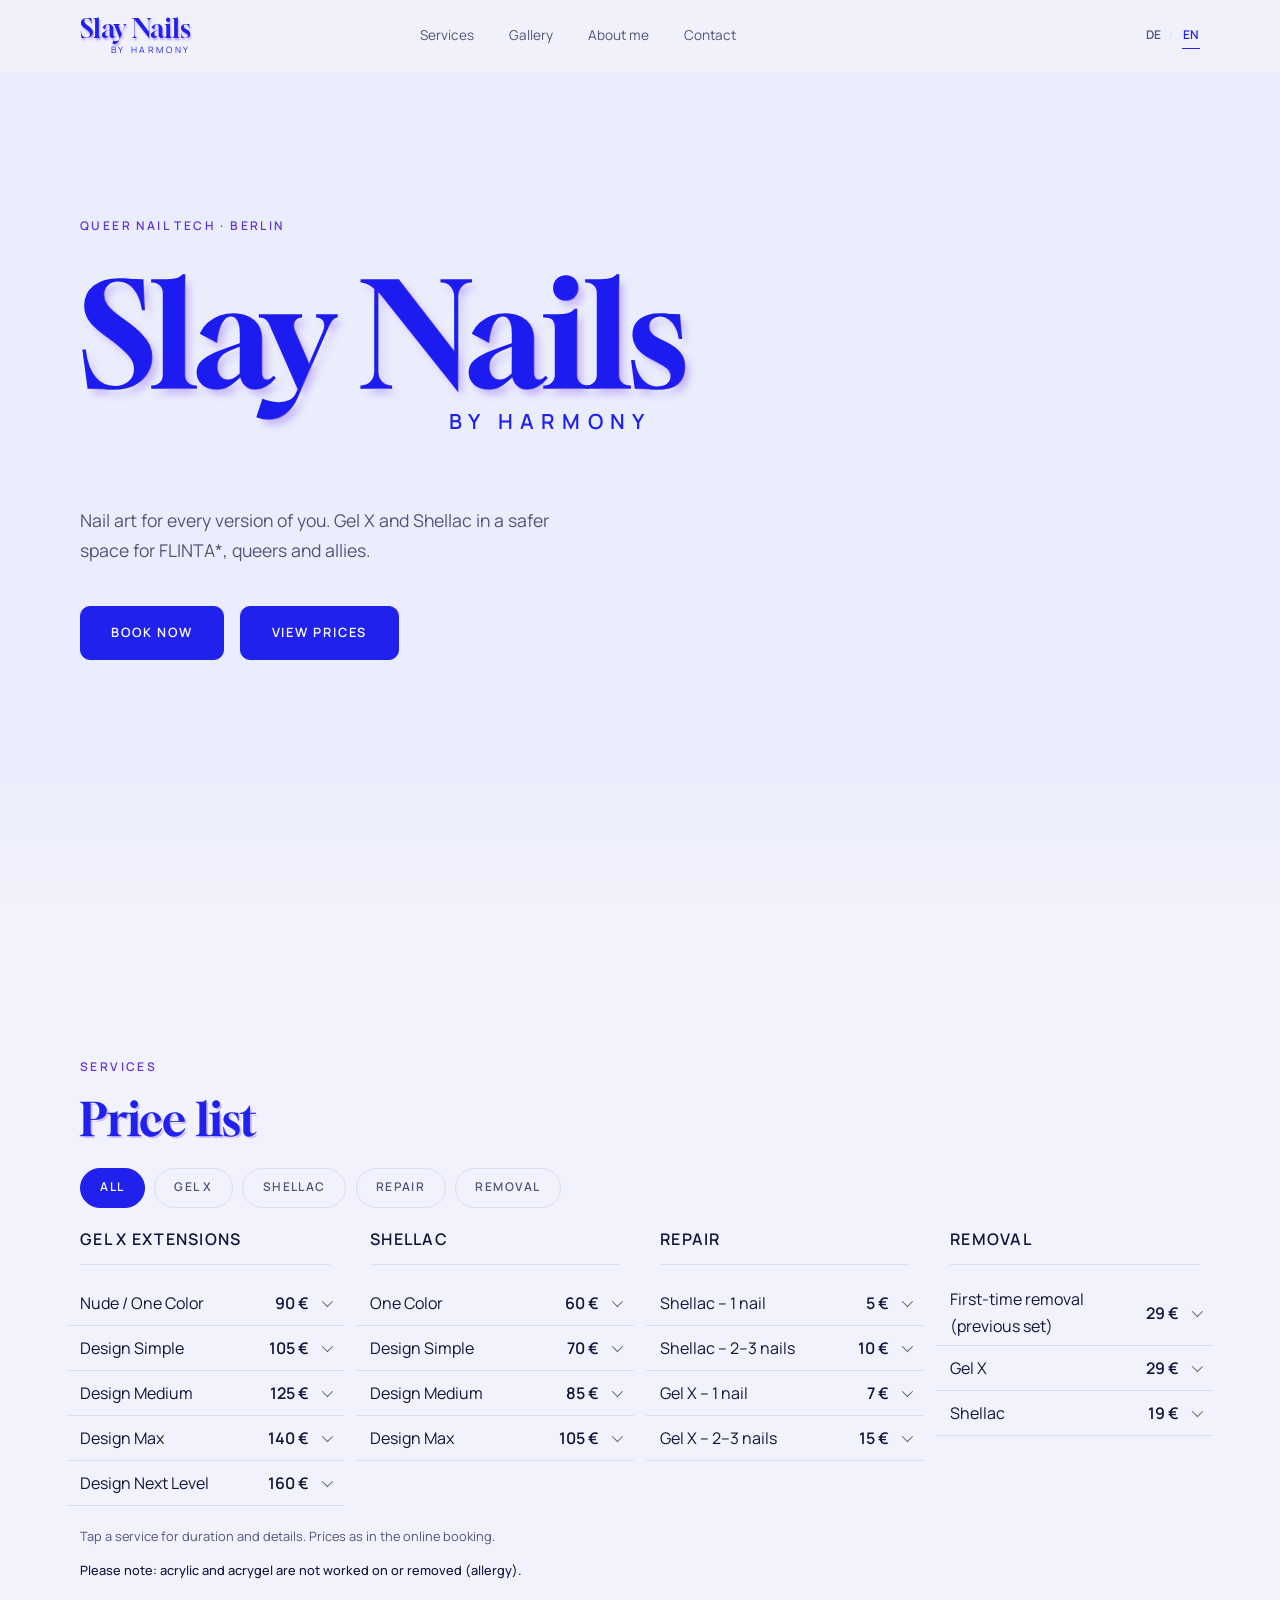
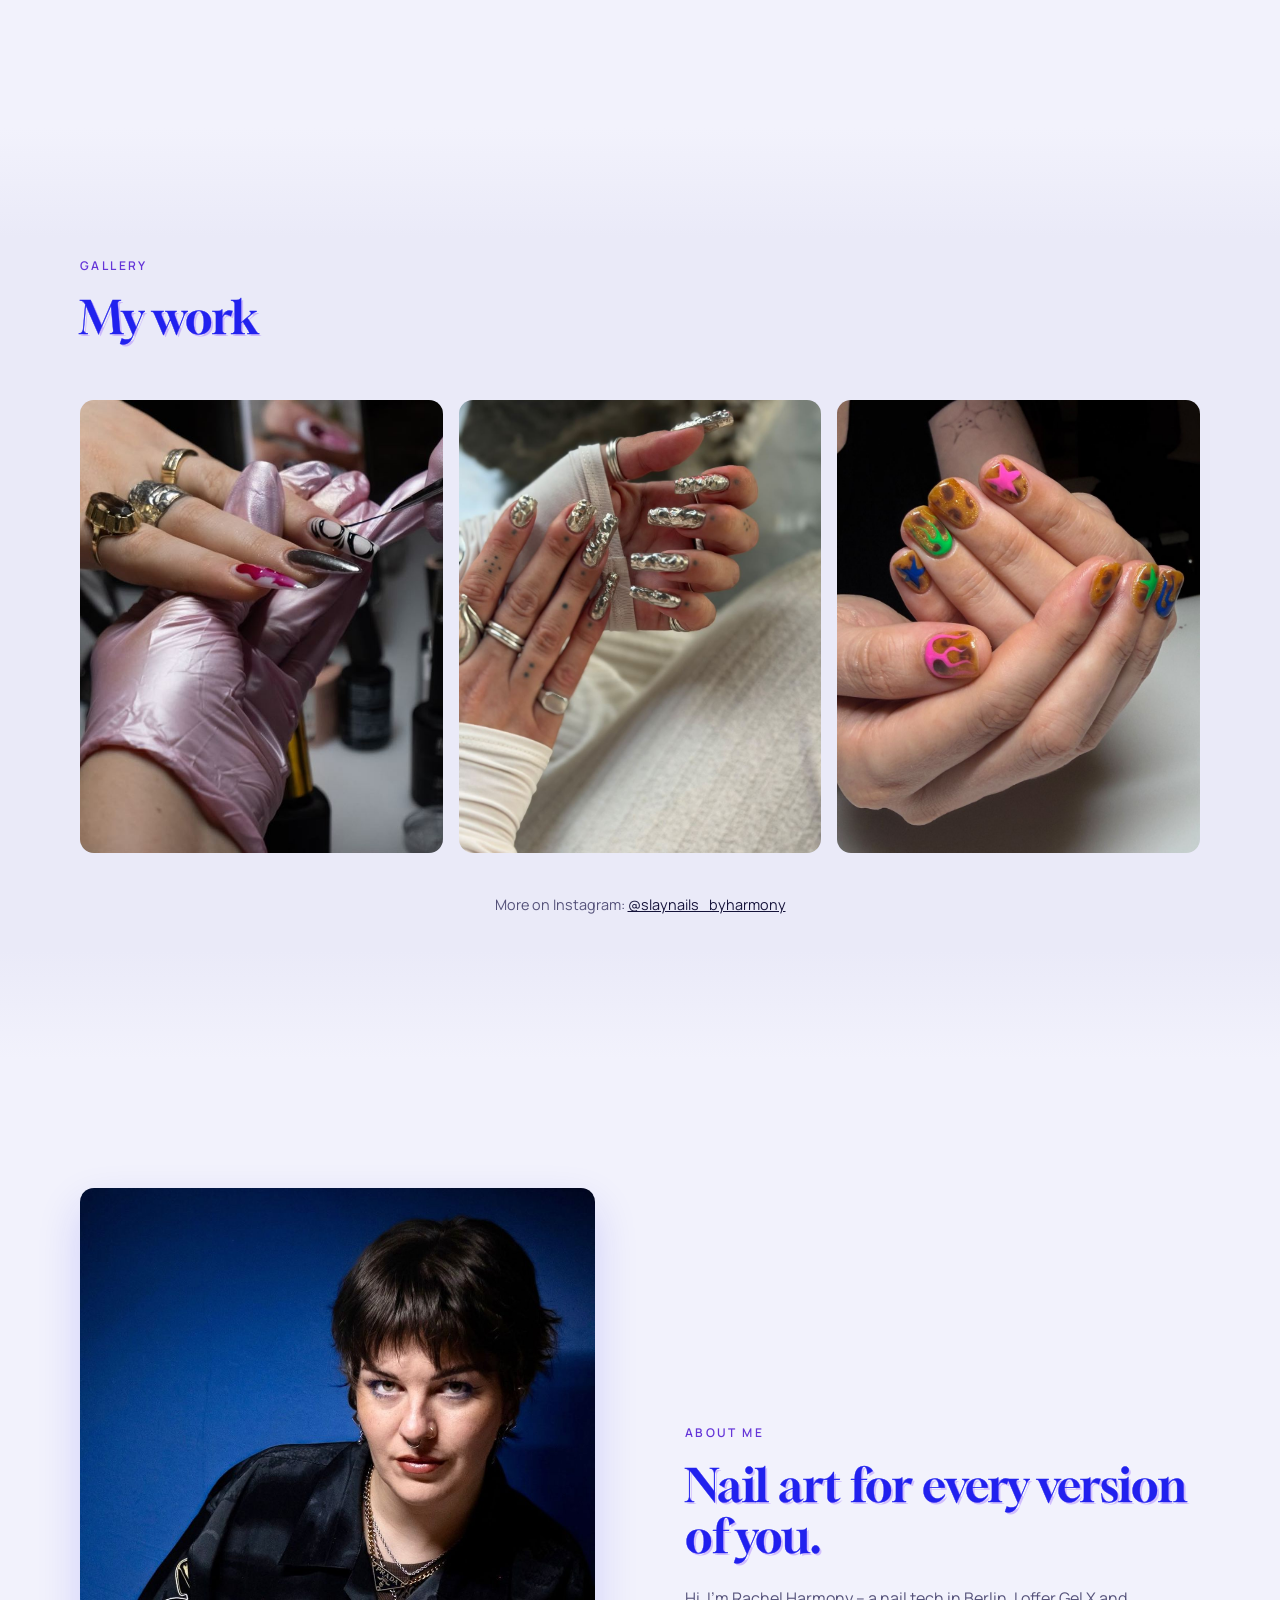
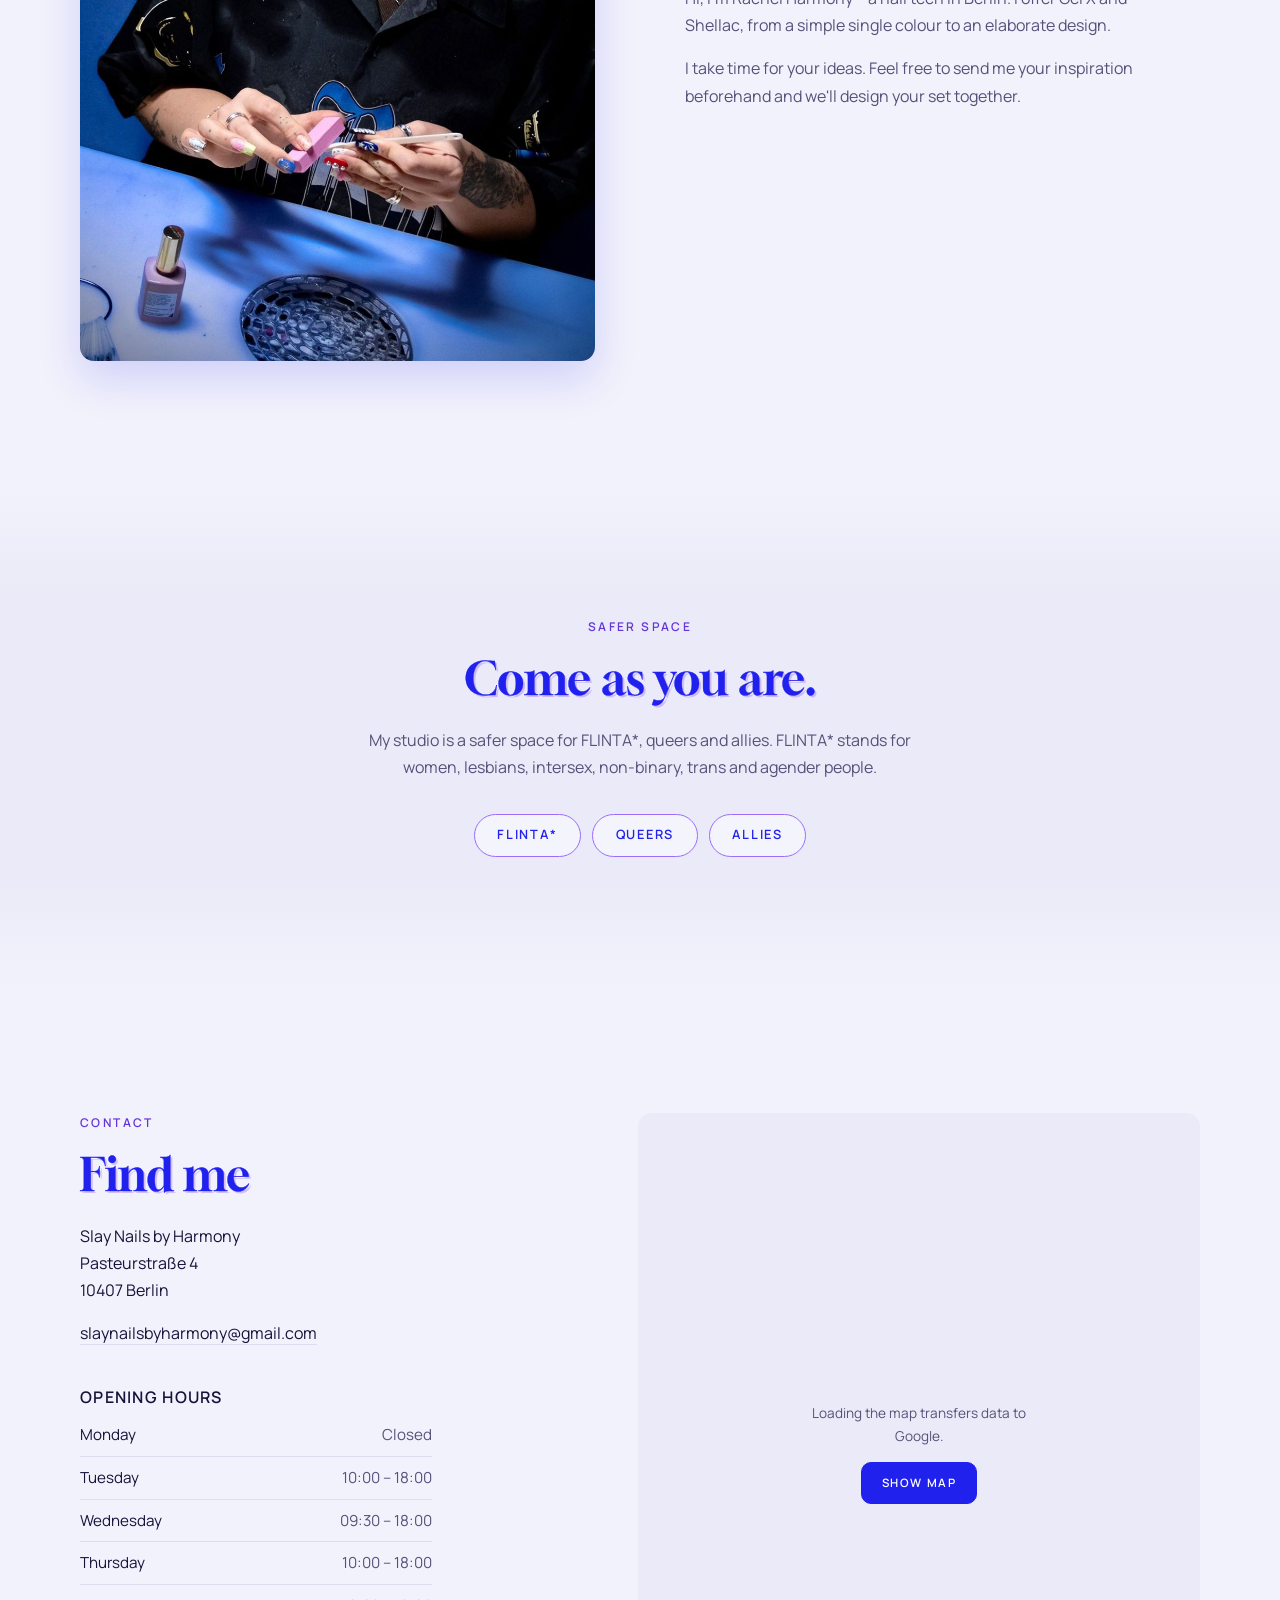
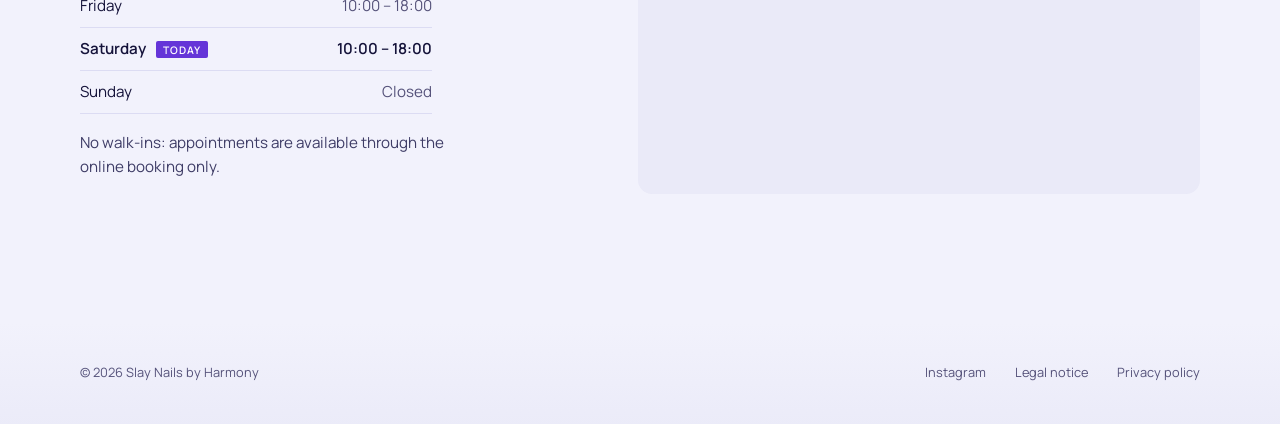
<file: index.html>
<!DOCTYPE html>
<html lang="de">
<head>
  <meta charset="UTF-8">
  <meta name="viewport" content="width=device-width, initial-scale=1.0, viewport-fit=cover">
  <meta name="theme-color" content="#3333ff">
  <title>Slay Nails by Harmony – Queer Nail Tech Berlin</title>
  <meta name="description" content="Slay Nails by Harmony – Queer Nail Tech in Berlin. Gel X und Shellac, Nail Art für jede Version von dir. Safer Space für FLINTA*. Jetzt Termin buchen.">

  <!-- Symbole -->
  <link rel="icon" type="image/png" href="images/favicon.png">
  <link rel="apple-touch-icon" href="images/apple-touch-icon.png">

  <!-- Vorschau beim Teilen (WhatsApp, Instagram, ...).
       WICHTIG: Nach dem Veröffentlichen bei og:image und og:url die komplette Adresse
       der Seite eintragen, z. B. https://DEIN-NAME.github.io/REPO/images/og-image.jpg -->
  <meta property="og:type" content="website">
  <meta property="og:site_name" content="Slay Nails by Harmony">
  <meta property="og:title" content="Slay Nails by Harmony – Queer Nail Tech Berlin">
  <meta property="og:description" content="Gel X und Shellac in einem Safer Space für FLINTA*, Queers und Allies. Jetzt online buchen.">
  <meta property="og:image" content="images/og-image.jpg">
  <meta name="twitter:card" content="summary_large_image">

  <!-- Strukturierte Daten für Google -->
  <script type="application/ld+json">
  {
    "@context": "https://schema.org",
    "@type": "NailSalon",
    "name": "Slay Nails by Harmony",
    "description": "Queer Nail Tech in Berlin – Gel X und Shellac, Safer Space für FLINTA*, Queers und Allies.",
    "address": {
      "@type": "PostalAddress",
      "streetAddress": "Pasteurstraße 4",
      "postalCode": "10407",
      "addressLocality": "Berlin",
      "addressCountry": "DE"
    },
    "openingHoursSpecification": [
      { "@type": "OpeningHoursSpecification", "dayOfWeek": ["Tuesday", "Thursday", "Friday", "Saturday"], "opens": "10:00", "closes": "18:00" },
      { "@type": "OpeningHoursSpecification", "dayOfWeek": "Wednesday", "opens": "09:30", "closes": "18:00" }
    ],
    "sameAs": ["https://www.instagram.com/slaynails_byharmony/"]
  }
  </script>

  <link rel="preload" href="fonts/gloock-latin.woff2" as="font" type="font/woff2" crossorigin>
  <link rel="preload" href="fonts/manrope-latin.woff2" as="font" type="font/woff2" crossorigin>
  <link rel="stylesheet" href="css/fonts.css">
  <link rel="stylesheet" href="css/style.css">
</head>
<body>

  <div class="progress" id="progress" aria-hidden="true"></div>

  <!-- ===== Navigation ===== -->
  <header class="header" id="header">
    <div class="container header__inner">
      <a href="#start" class="logo">Slay Nails<small>by Harmony</small></a>
      <nav class="nav" id="nav">
        <a href="#leistungen" data-i18n="nav.services">Leistungen</a>
        <a href="#galerie" data-i18n="nav.gallery">Galerie</a>
        <a href="#ueber" data-i18n="nav.about">Über mich</a>
        <a href="#kontakt" data-i18n="nav.contact">Kontakt</a>
        <a href="https://connect.shore.com/bookings/slaynails-by-harmony/services?locale=de" class="btn btn--small js-book nav__book" id="navBook" target="_blank" rel="noopener" data-i18n="nav.book">Termin buchen</a>
      </nav>
      <div class="lang" role="group" aria-label="Sprache / Language">
        <button type="button" class="lang__btn is-active" data-lang="de" aria-pressed="true">DE</button>
        <span aria-hidden="true">/</span>
        <button type="button" class="lang__btn" data-lang="en" aria-pressed="false">EN</button>
      </div>
      <button class="nav-toggle" id="navToggle" aria-label="Menü öffnen" aria-expanded="false">
        <span></span><span></span>
      </button>
    </div>
  </header>

  <main>
    <!-- ===== Hero ===== -->
    <section class="hero" id="start">
      <div class="container hero__inner">
        <p class="eyebrow" data-i18n="hero.eyebrow">Queer Nail Tech · Berlin</p>
        <div class="hero__title"><h1><span class="hero__name">Slay Nails</span><small>by Harmony</small></h1></div>
        <p class="hero__text" data-i18n="hero.text">Nail Art für jede Version von dir. Gel X und Shellac in einem Safer Space für FLINTA*, Queers und Allies.</p>
        <div class="hero__actions">
          <a href="https://connect.shore.com/bookings/slaynails-by-harmony/services?locale=de" class="btn btn--outline-light js-book" target="_blank" rel="noopener" data-i18n="hero.book">Termin buchen</a>
          <a href="#leistungen" class="btn btn--outline-light" data-i18n="hero.prices">Preise ansehen</a>
        </div>
      </div>
    </section>

    <!-- ===== Leistungen & Preise ===== -->
    <section class="section" id="leistungen">
      <div class="container">
        <div class="section__head">
          <p class="eyebrow" data-i18n="services.eyebrow">Leistungen</p>
          <h2 data-i18n="services.title">Preisliste</h2>
        </div>

        <div class="filters" id="filters" role="group" aria-label="Kategorien">
          <button type="button" class="filter is-active" data-filter="all" data-i18n="filter.all">Alle</button>
          <button type="button" class="filter" data-filter="gelx">Gel X</button>
          <button type="button" class="filter" data-filter="shellac">Shellac</button>
          <button type="button" class="filter" data-filter="fix" data-i18n="services.fix">Reparatur</button>
          <button type="button" class="filter" data-filter="removal" data-i18n="services.removal">Entfernung</button>
        </div>

        <div class="prices">
          <!-- Gel X -->
          <div class="price-group" data-cat="gelx">
            <h3>Gel X Extensions</h3>
            <div class="svc-list">
              <details class="svc">
                <summary><span class="svc__name">Nude / One Color</span><span class="svc__price">90 €</span><span class="svc__chev"></span></summary>
                <div class="svc__body">
                  <p class="svc__dur"><span data-i18n="dur.label">Dauer</span> <span data-i18n="dur.90">1 Std. 30 Min.</span></p>
                  <p data-i18n="n.gx1">Gel X mit sauberem, elegantem Finish: natürliches Nude oder eine Farbe. Eine Maniküre ist immer inklusive. Form und Länge kannst du frei wählen. Chrome oder Cat Eye gibt es für +5 € dazu.</p>
                </div>
              </details>
              <details class="svc">
                <summary><span class="svc__name">Design Simple</span><span class="svc__price">105 €</span><span class="svc__chev"></span></summary>
                <div class="svc__body">
                  <p class="svc__dur"><span data-i18n="dur.label">Dauer</span> <span data-i18n="dur.120">2 Std.</span></p>
                  <p data-i18n="n.gx2">Gel X mit einem einfachen Design deiner Wahl, auf allen 10 Nägeln gleich: eine Farbe, French (klassisch oder farbig), Chrome, Aura Nails oder einfache Linien und Punkte. Soll jeder Nagel etwas anderes bekommen, wähle Medium, Max oder Next Level. Eigene Ideen kannst du mir vorab schicken.</p>
                </div>
              </details>
              <details class="svc">
                <summary><span class="svc__name">Design Medium</span><span class="svc__price">125 €</span><span class="svc__chev"></span></summary>
                <div class="svc__body">
                  <p class="svc__dur"><span data-i18n="dur.label">Dauer</span> <span data-i18n="dur.150">2 Std. 30 Min.</span></p>
                  <p data-i18n="n.gx3">Gel X mit einem Design auf mittlerem Level: Jeder Nagel kann anders aussehen, bleibt aber schlicht, und das Set wirkt stimmig. Dazu gehören French-Variationen, Aura Nails, abstrakte Linien, einfache Muster, Chrome-Akzente, kleine Strasssteine und dezente 3D-Elemente.</p>
                </div>
              </details>
              <details class="svc">
                <summary><span class="svc__name">Design Max</span><span class="svc__price">140 €</span><span class="svc__chev"></span></summary>
                <div class="svc__body">
                  <p class="svc__dur"><span data-i18n="dur.label">Dauer</span> <span data-i18n="dur.150">2 Std. 30 Min.</span></p>
                  <p data-i18n="n.gx4">Gel X mit detailliertem Design: Jeder Nagel ist anders, mit einem Mix aus Techniken und Materialien. Dazu gehören abstrakte und geschichtete Looks, Chrome, Cat Eye, eingeschlossene Elemente, Strass und 3D Nail Art wie Schleifen, Charms oder modellierte Elemente. Ideal für ein kreatives Set, aber nicht auf jedem Nagel extrem aufwendig.</p>
                </div>
              </details>
              <details class="svc">
                <summary><span class="svc__name">Design Next Level</span><span class="svc__price">160 €</span><span class="svc__chev"></span></summary>
                <div class="svc__body">
                  <p class="svc__dur"><span data-i18n="dur.label">Dauer</span> <span data-i18n="dur.180">3 Std.</span></p>
                  <p data-i18n="n.gx5">Gel X mit komplett individuellem, hochdetailliertem Design. Jeder Nagel ist ein Unikat, mit fortgeschrittenen Techniken wie aufwendiger Handmalerei, detaillierten 3D-Designs, Texturen, Charms und Verzierungen. Das dauert länger und passt zu einem Statement-Set oder sehr konkreten Ideen.</p>
                </div>
              </details>
            </div>
          </div>

          <!-- Shellac -->
          <div class="price-group" data-cat="shellac">
            <h3>Shellac</h3>
            <div class="svc-list">
              <details class="svc">
                <summary><span class="svc__name">One Color</span><span class="svc__price">60 €</span><span class="svc__chev"></span></summary>
                <div class="svc__body">
                  <p class="svc__dur"><span data-i18n="dur.label">Dauer</span> <span data-i18n="dur.60">1 Std.</span></p>
                  <p data-i18n="n.sh1">Maniküre und langhaltender Gel-Lack in einer Farbe auf deinen Naturnägeln. Chrome oder Cat Eye gibt es für +5 € dazu.</p>
                </div>
              </details>
              <details class="svc">
                <summary><span class="svc__name">Design Simple</span><span class="svc__price">70 €</span><span class="svc__chev"></span></summary>
                <div class="svc__body">
                  <p class="svc__dur"><span data-i18n="dur.label">Dauer</span> <span data-i18n="dur.90">1 Std. 30 Min.</span></p>
                  <p data-i18n="n.sh2">Maniküre und Gel-Lack auf den Naturnägeln mit einfachem, einheitlichem Design, auf allen Nägeln gleich: eine Farbe, Chrome, French, Punkte oder ein anderes schlichtes Muster. Unsicher, welche Kategorie passt? Schreib mir vorab auf Instagram mit deiner Inspiration.</p>
                </div>
              </details>
              <details class="svc">
                <summary><span class="svc__name">Design Medium</span><span class="svc__price">85 €</span><span class="svc__chev"></span></summary>
                <div class="svc__body">
                  <p class="svc__dur"><span data-i18n="dur.label">Dauer</span> <span data-i18n="dur.90">1 Std. 30 Min.</span></p>
                  <p data-i18n="n.sh3">Maniküre und Gel-Lack auf den Naturnägeln. Die Nägel haben unterschiedliche Designs, die aber noch relativ einfach bleiben, zum Beispiel French-Variationen, Aura Nails, abstrakte Linien, Chrome-Akzente, Punkte oder kleine handgemalte Details. Unsicher? Schreib mir vorab auf Instagram.</p>
                </div>
              </details>
              <details class="svc">
                <summary><span class="svc__name">Design Max</span><span class="svc__price">105 €</span><span class="svc__chev"></span></summary>
                <div class="svc__body">
                  <p class="svc__dur"><span data-i18n="dur.label">Dauer</span> <span data-i18n="dur.120">2 Std.</span></p>
                  <p data-i18n="n.sh4">Maniküre und Gel-Lack auf den Naturnägeln für detailliertere Sets mit verschiedenen Techniken und 3D-Elementen, zum Beispiel Chrome, Strass, Texturen, geschichtete Designs, 3D-Details und aufwendigere Handmalerei. Jeder Nagel kann anders sein. Unsicher? Schreib mir vorab auf Instagram.</p>
                </div>
              </details>
            </div>
          </div>

          <!-- Reparatur -->
          <div class="price-group" data-cat="fix">
            <h3 data-i18n="services.fix">Reparatur</h3>
            <div class="svc-list">
              <details class="svc">
                <summary><span class="svc__name" data-i18n="fx.sh1">Shellac – 1 Nagel</span><span class="svc__price">5 €</span><span class="svc__chev"></span></summary>
                <div class="svc__body">
                  <p class="svc__dur"><span data-i18n="dur.label">Dauer</span> <span data-i18n="dur.15">15 Min.</span></p>
                  <p data-i18n="n.fxsh1">Reparatur eines Shellac-Nagels, der abgesplittert oder abgehoben ist oder neu gemacht werden soll. Innerhalb von 7 Tagen nach deinem Termin ist die Reparatur kostenlos, wenn sich das Produkt gelöst hat. Äußere Schäden und Unfälle sind nicht eingeschlossen. Danach gilt der normale Preis.</p>
                </div>
              </details>
              <details class="svc">
                <summary><span class="svc__name" data-i18n="fx.sh2">Shellac – 2–3 Nägel</span><span class="svc__price">10 €</span><span class="svc__chev"></span></summary>
                <div class="svc__body">
                  <p class="svc__dur"><span data-i18n="dur.label">Dauer</span> <span data-i18n="dur.30">30 Min.</span></p>
                  <p data-i18n="n.fxsh2">Reparatur von 2–3 Shellac-Nägeln, die abgesplittert oder abgehoben sind oder neu gemacht werden sollen. Innerhalb von 7 Tagen nach deinem Termin kostenlos, wenn sich das Produkt gelöst hat. Äußere Schäden und Unfälle sind nicht eingeschlossen. Bei mehr als 3 Nägeln schreib mir bitte vor der Buchung.</p>
                </div>
              </details>
              <details class="svc">
                <summary><span class="svc__name" data-i18n="fx.gx1">Gel X – 1 Nagel</span><span class="svc__price">7 €</span><span class="svc__chev"></span></summary>
                <div class="svc__body">
                  <p class="svc__dur"><span data-i18n="dur.label">Dauer</span> <span data-i18n="dur.15">15 Min.</span></p>
                  <p data-i18n="n.fxgx1">Reparatur oder Ersatz eines Gel-X-Nagels, wenn möglich mit dem ursprünglichen Design. Innerhalb von 7 Tagen nach deinem Termin kostenlos, wenn sich das Produkt gelöst hat. Äußere Schäden, Unfälle oder durch einen Stoß gebrochene Nägel sind nicht eingeschlossen. Danach gilt der normale Preis.</p>
                </div>
              </details>
              <details class="svc">
                <summary><span class="svc__name" data-i18n="fx.gx2">Gel X – 2–3 Nägel</span><span class="svc__price">15 €</span><span class="svc__chev"></span></summary>
                <div class="svc__body">
                  <p class="svc__dur"><span data-i18n="dur.label">Dauer</span> <span data-i18n="dur.30">30 Min.</span></p>
                  <p data-i18n="n.fxgx2">Reparatur oder Ersatz von 2–3 Gel-X-Nägeln, wenn möglich mit dem ursprünglichen Design. Innerhalb von 7 Tagen nach deinem Termin kostenlos, wenn sich das Produkt gelöst hat. Äußere Schäden, Unfälle oder durch einen Stoß gebrochene Nägel sind nicht eingeschlossen. Bei mehr als 3 Nägeln schreib mir bitte vor der Buchung.</p>
                </div>
              </details>
            </div>
          </div>

          <!-- Entfernung -->
          <div class="price-group" data-cat="removal">
            <h3 data-i18n="services.removal">Entfernung</h3>
            <div class="svc-list">
              <details class="svc svc--important">
                <summary><span class="svc__name" data-i18n="s.firstRemoval">Erstentfernung (vorheriges Set)</span><span class="svc__price">29 €</span><span class="svc__chev"></span></summary>
                <div class="svc__body">
                  <p class="svc__dur"><span data-i18n="dur.label">Dauer</span> <span data-i18n="dur.30">30 Min.</span></p>
                  <p data-i18n="n.rmfirst">Zum ersten Mal hier? Bitte aufmerksam lesen: Trägst du Gel, BIAB oder ein anderes Produkt aus einem anderen Studio, musst du diese Leistung mit deinem ersten Termin mitbuchen. Ich arbeite nicht über fremde Arbeit, daher muss alles vorher sicher entfernt werden. Wichtig: Acryl und Acrygel entferne ich nicht, ich bin dagegen allergisch. Trägst du Acryl oder Acrygel, lass es vorher in einem anderen Studio komplett entfernen und komm mit freien Nägeln. Termine mit nicht berücksichtigtem Produkt können abgelehnt oder verschoben werden.</p>
                </div>
              </details>
              <details class="svc">
                <summary><span class="svc__name">Gel X</span><span class="svc__price">29 €</span><span class="svc__chev"></span></summary>
                <div class="svc__body">
                  <p class="svc__dur"><span data-i18n="dur.label">Dauer</span> <span data-i18n="dur.30">30 Min.</span></p>
                  <p data-i18n="n.rmgx">Schonende Entfernung von Gel X, ohne deine Naturnägel zu beschädigen. Die Extensions werden vorsichtig abgefeilt, danach folgen Formgebung, leichtes Polieren und Nagelhautpflege. Ein pflegendes Öl ist inklusive.</p>
                </div>
              </details>
              <details class="svc">
                <summary><span class="svc__name">Shellac</span><span class="svc__price">19 €</span><span class="svc__chev"></span></summary>
                <div class="svc__body">
                  <p class="svc__dur"><span data-i18n="dur.label">Dauer</span> <span data-i18n="dur.30">30 Min.</span></p>
                  <p data-i18n="n.rmsh">Schonende Entfernung deines Shellac, damit deine Naturnägel gesund bleiben. Der Lack wird vorsichtig abgefeilt, danach werden die Nägel gereinigt, geformt und leicht poliert. Nagelhautpflege und pflegendes Öl sind inklusive.</p>
                </div>
              </details>
            </div>
          </div>
        </div>

        <p class="note" data-i18n="services.hint">Tippe auf eine Leistung für Dauer und Details. Preise wie in der Online-Buchung.</p>
        <p class="note note--warn" data-i18n="services.warn">Hinweis: Acryl und Acrygel werden nicht bearbeitet oder entfernt (Allergie).</p>
      </div>
    </section>

    <!-- ===== Galerie ===== -->
    <section class="section section--tint" id="galerie">
      <div class="container">
        <div class="section__head">
          <p class="eyebrow" data-i18n="gallery.eyebrow">Galerie</p>
          <h2 data-i18n="gallery.title">Meine Arbeiten</h2>
        </div>

        <!--
          Eigene Fotos einfügen: Bild in den Ordner "images" legen und
          <div class="gallery__item ph ph--1"></div> ersetzen durch
          <img class="gallery__item" src="images/dein-bild.jpg" alt="Beschreibung" loading="lazy" width="800" height="1000">
          Bilder mit der Klasse "gallery__item" lassen sich per Tippen groß ansehen (Lightbox).
        -->
        <div class="gallery" id="gallery">
          <img class="gallery__item gal--handschuhe" src="images/galerie-handschuhe.jpg" width="1200" height="800" loading="lazy"
               alt="Nail Art entsteht: Mit einem feinen Pinsel wird ein schwarz-weißes Muster auf einen Nagel gemalt"
               data-i18n-alt="gal.alt3">
          <img class="gallery__item gal--chrom" src="images/galerie-chrom.jpg" width="1000" height="1333" loading="lazy"
               alt="Lange Nägel mit zerknittertem Chrom-Effekt in Silber"
               data-i18n-alt="gal.alt2">
          <img class="gallery__item gal--flammen" src="images/galerie-flammen.jpg" width="1000" height="1333" loading="lazy"
               alt="Kurze Nägel mit bernsteinfarbenem Leopardenmuster und neonfarbenen Flammen und Sternen in Pink, Grün und Blau"
               data-i18n-alt="gal.alt1">
        </div>

        <p class="gallery__more">
          <span data-i18n="gallery.more">Mehr auf Instagram:</span> <a href="https://instagram.com/slaynails_byharmony" target="_blank" rel="noopener">@slaynails_byharmony</a>
        </p>
      </div>
    </section>

    <!-- ===== Über mich ===== -->
    <section class="section" id="ueber">
      <div class="container about">
        <img class="about__image" src="images/rachel.jpg" width="1000" height="1500" loading="lazy"
             alt="Rachel Harmony bei der Arbeit: Sie feilt Nägel an einem Tisch vor blauem Hintergrund"
             data-i18n-alt="about.alt">
        <div class="about__text">
          <p class="eyebrow" data-i18n="about.eyebrow">Über mich</p>
          <h2 data-i18n="about.title">Nail Art für jede Version von dir.</h2>
          <p data-i18n="about.p1">Hi, ich bin Rachel Harmony – Nail Tech in Berlin. Bei mir bekommst du Gel X und Shellac, vom schlichten Einfarbigen bis zum aufwendigen Design.</p>
          <p data-i18n="about.p2">Ich nehme mir Zeit für deine Ideen. Schick mir gern vorab deine Inspiration, dann gestalten wir dein Set zusammen.</p>
        </div>
      </div>
    </section>

    <!-- ===== Safer Space ===== -->
    <section class="section section--tint safer" id="safer">
      <div class="container safer__inner">
        <p class="eyebrow" data-i18n="safer.eyebrow">Safer Space</p>
        <h2 data-i18n="safer.title">Hier darfst du sein, wie du bist.</h2>
        <p class="safer__text" data-i18n="safer.text">Mein Studio ist ein Safer Space für FLINTA*, Queers und Allies. FLINTA* steht für Frauen, Lesben, inter, nicht-binäre, trans und agender Personen.</p>
        <ul class="safer__chips" aria-label="Willkommen / Welcome">
          <li>FLINTA*</li>
          <li>Queers</li>
          <li>Allies</li>
        </ul>
      </div>
    </section>

    <!-- ===== Kontakt, Öffnungszeiten & Karte ===== -->
    <section class="section" id="kontakt">
      <div class="container contact">
        <div class="contact__info">
          <p class="eyebrow" data-i18n="contact.eyebrow">Kontakt</p>
          <h2 data-i18n="contact.title">So findest du mich</h2>

          <address>
            <a href="https://www.google.com/maps/search/?api=1&query=Pasteurstra%C3%9Fe+4+10407+Berlin" target="_blank" rel="noopener" class="address-link">
              Slay Nails by Harmony<br>
              Pasteurstraße 4<br>
              10407 Berlin
            </a>
          </address>

          <p>
            <a href="mailto:slaynailsbyharmony@gmail.com">slaynailsbyharmony@gmail.com</a>
          </p>

          <h3 data-i18n="contact.hours">Öffnungszeiten</h3>
          <table class="hours" id="hours">
            <tr data-day="1"><td data-i18n="day.mon">Montag</td><td data-i18n="hours.closed">Geschlossen</td></tr>
            <tr data-day="2"><td data-i18n="day.tue">Dienstag</td><td>10:00 – 18:00</td></tr>
            <tr data-day="3"><td data-i18n="day.wed">Mittwoch</td><td>09:30 – 18:00</td></tr>
            <tr data-day="4"><td data-i18n="day.thu">Donnerstag</td><td>10:00 – 18:00</td></tr>
            <tr data-day="5"><td data-i18n="day.fri">Freitag</td><td>10:00 – 18:00</td></tr>
            <tr data-day="6"><td data-i18n="day.sat">Samstag</td><td>10:00 – 18:00</td></tr>
            <tr data-day="0"><td data-i18n="day.sun">Sonntag</td><td data-i18n="hours.closed">Geschlossen</td></tr>
          </table>
          <p class="note note--walkin" data-i18n="hours.note">Keine Walk-ins: Termine gibt es nur über die Online-Buchung.</p>
        </div>

        <!-- Karte wird erst nach Klick geladen (Datenschutz / DSGVO) -->
        <div class="map" id="map"
             data-src="https://www.google.com/maps?q=Pasteurstra%C3%9Fe+4+10407+Berlin&output=embed">
          <div class="map__consent">
            <p data-i18n="map.consent">Mit dem Laden der Karte werden Daten an Google übertragen.</p>
            <button class="btn btn--small" id="loadMap" data-i18n="map.show">Karte anzeigen</button>
          </div>
        </div>
      </div>
    </section>
  </main>

  <!-- ===== Footer ===== -->
  <footer class="footer">
    <div class="container footer__inner">
      <span>© <span id="year"></span> Slay Nails by Harmony</span>
      <nav>
        <a href="https://instagram.com/slaynails_byharmony" target="_blank" rel="noopener">Instagram</a>
        <a href="impressum.html" data-i18n="footer.imprint">Impressum</a>
        <a href="datenschutz.html" data-i18n="footer.privacy">Datenschutz</a>
      </nav>
    </div>
  </footer>

  <!-- Galerie-Vergrößerung -->
  <dialog class="lightbox" id="lightbox" aria-label="Galerie">
    <button type="button" class="lightbox__btn lightbox__close" id="lbClose" aria-label="Schließen">×</button>
    <button type="button" class="lightbox__btn lightbox__prev" id="lbPrev" aria-label="Zurück">‹</button>
    <button type="button" class="lightbox__btn lightbox__next" id="lbNext" aria-label="Weiter">›</button>
    <img class="lightbox__img" id="lbImg" alt="">
    <p class="lightbox__count" id="lbCount" aria-live="polite"></p>
  </dialog>

  <!-- Feste Buchen-Leiste (nur auf dem Handy, erscheint nach dem Startbereich) -->
  <a href="https://connect.shore.com/bookings/slaynails-by-harmony/services?locale=de" class="book-bar js-book" id="bookBar" target="_blank" rel="noopener" data-i18n="hero.book">Termin buchen</a>

  <script src="js/i18n.js"></script>
  <script src="js/main.js"></script>
</body>
</html>
</file>
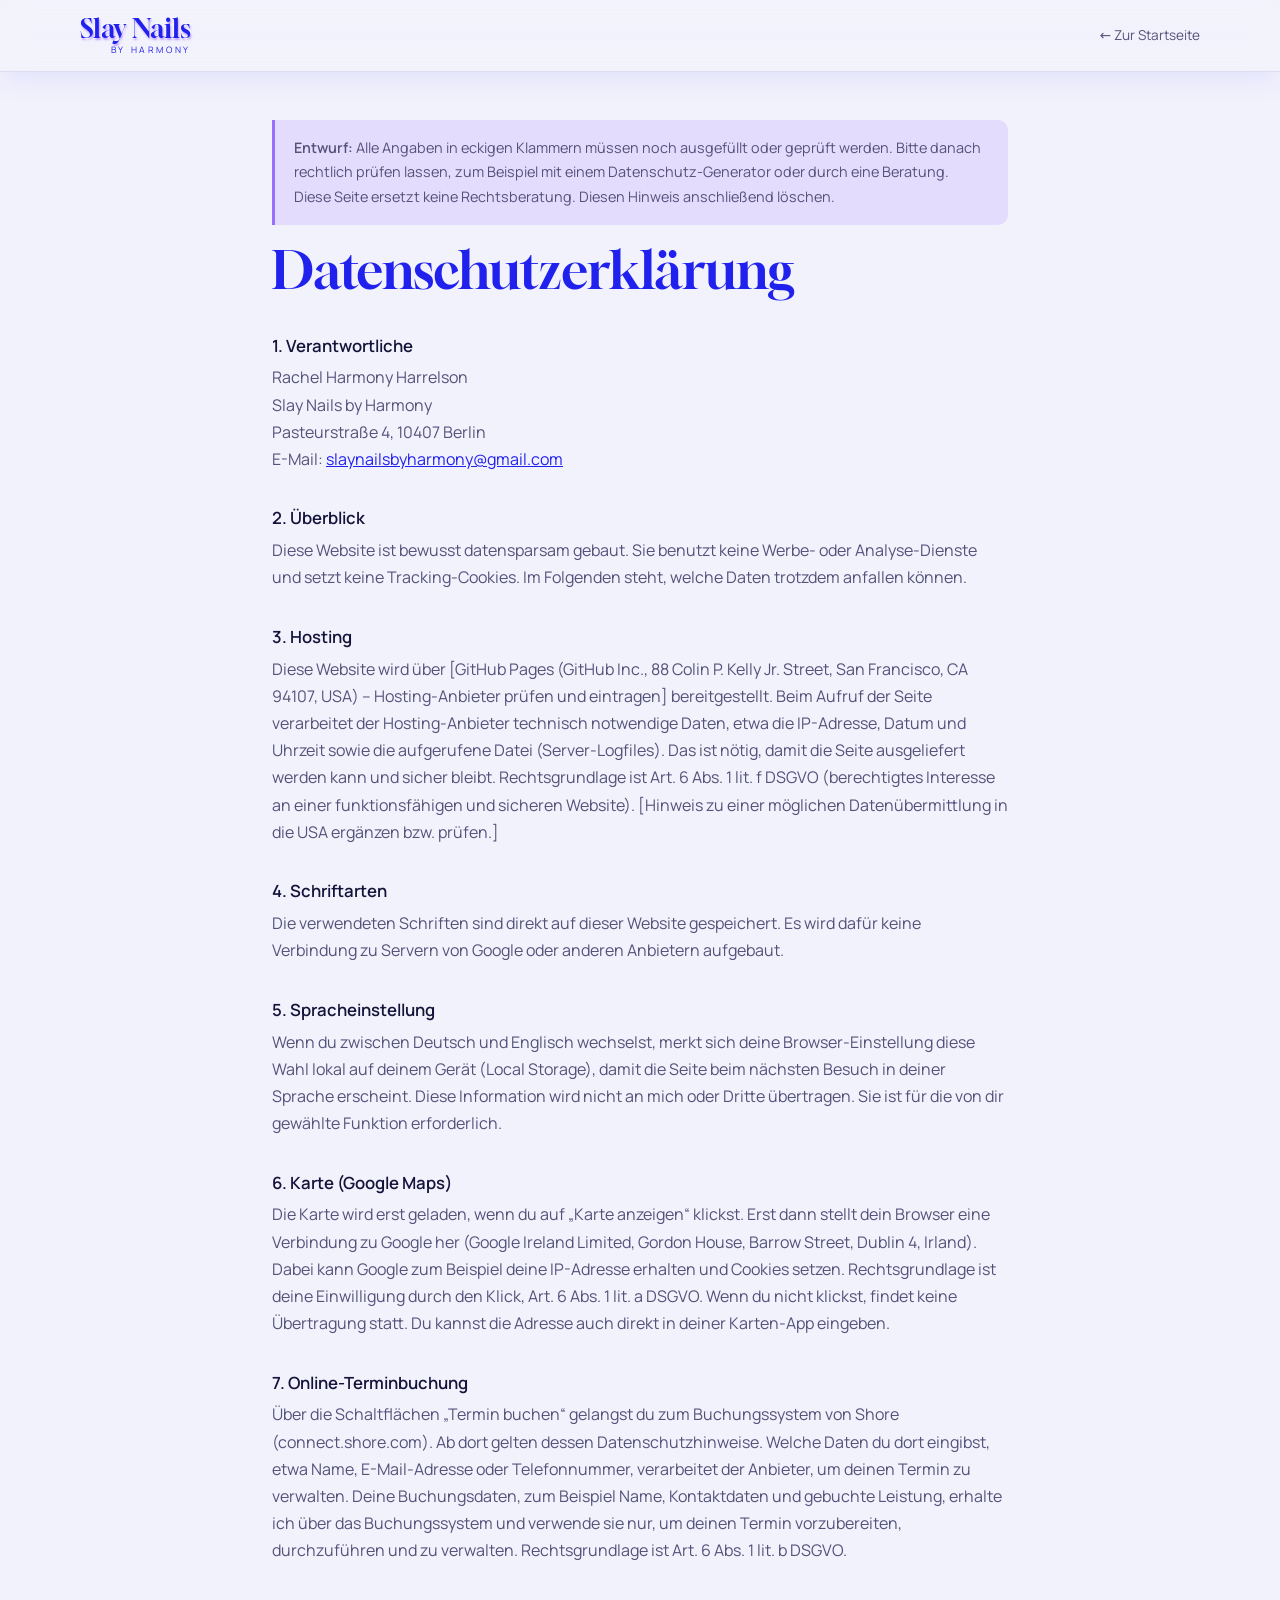
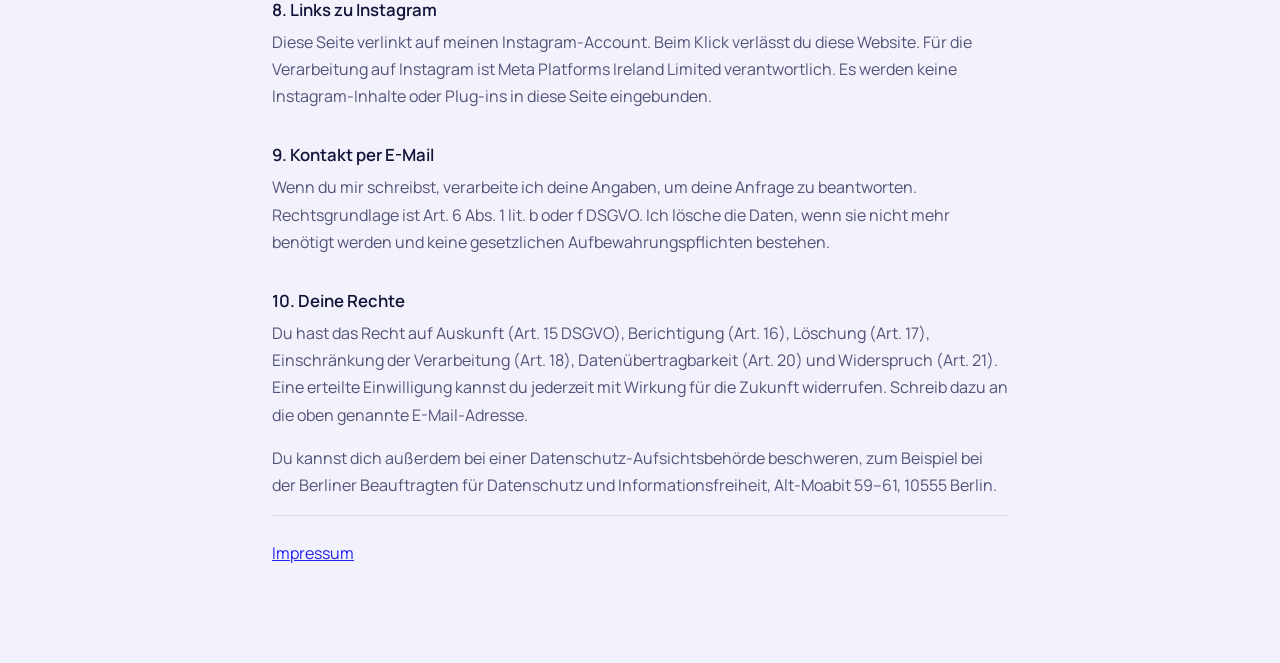
<file: datenschutz.html>
<!DOCTYPE html>
<html lang="de">
<head>
  <meta charset="UTF-8">
  <meta name="viewport" content="width=device-width, initial-scale=1.0, viewport-fit=cover">
  <meta name="theme-color" content="#3333ff">
  <title>Datenschutz – Slay Nails by Harmony</title>
  <link rel="icon" type="image/png" href="images/favicon.png">
  <link rel="apple-touch-icon" href="images/apple-touch-icon.png">
  <link rel="stylesheet" href="css/fonts.css">
  <link rel="stylesheet" href="css/style.css">
</head>
<body class="legal-page">

  <header class="header is-scrolled">
    <div class="container header__inner">
      <a href="index.html" class="logo">Slay Nails<small>by Harmony</small></a>
      <a href="index.html" class="legal-back">← Zur Startseite</a>
    </div>
  </header>

  <main class="legal">
    <div class="container legal__inner">
      <p class="legal__draft"><strong>Entwurf:</strong> Alle Angaben in eckigen Klammern müssen noch ausgefüllt oder geprüft werden. Bitte danach rechtlich prüfen lassen, zum Beispiel mit einem Datenschutz-Generator oder durch eine Beratung. Diese Seite ersetzt keine Rechtsberatung. Diesen Hinweis anschließend löschen.</p>

      <h1>Datenschutzerklärung</h1>

      <h2>1. Verantwortliche</h2>
      <p>
        Rachel Harmony Harrelson<br>
        Slay Nails by Harmony<br>
        Pasteurstraße 4, 10407 Berlin<br>
        E-Mail: <a href="mailto:slaynailsbyharmony@gmail.com">slaynailsbyharmony@gmail.com</a>
      </p>

      <h2>2. Überblick</h2>
      <p>Diese Website ist bewusst datensparsam gebaut. Sie benutzt keine Werbe- oder Analyse-Dienste und setzt keine Tracking-Cookies. Im Folgenden steht, welche Daten trotzdem anfallen können.</p>

      <h2>3. Hosting</h2>
      <p>Diese Website wird über [GitHub Pages (GitHub Inc., 88 Colin P. Kelly Jr. Street, San Francisco, CA 94107, USA) – Hosting-Anbieter prüfen und eintragen] bereitgestellt. Beim Aufruf der Seite verarbeitet der Hosting-Anbieter technisch notwendige Daten, etwa die IP-Adresse, Datum und Uhrzeit sowie die aufgerufene Datei (Server-Logfiles). Das ist nötig, damit die Seite ausgeliefert werden kann und sicher bleibt. Rechtsgrundlage ist Art. 6 Abs. 1 lit. f DSGVO (berechtigtes Interesse an einer funktionsfähigen und sicheren Website). [Hinweis zu einer möglichen Datenübermittlung in die USA ergänzen bzw. prüfen.]</p>

      <h2>4. Schriftarten</h2>
      <p>Die verwendeten Schriften sind direkt auf dieser Website gespeichert. Es wird dafür keine Verbindung zu Servern von Google oder anderen Anbietern aufgebaut.</p>

      <h2>5. Spracheinstellung</h2>
      <p>Wenn du zwischen Deutsch und Englisch wechselst, merkt sich deine Browser-Einstellung diese Wahl lokal auf deinem Gerät (Local Storage), damit die Seite beim nächsten Besuch in deiner Sprache erscheint. Diese Information wird nicht an mich oder Dritte übertragen. Sie ist für die von dir gewählte Funktion erforderlich.</p>

      <h2>6. Karte (Google Maps)</h2>
      <p>Die Karte wird erst geladen, wenn du auf „Karte anzeigen“ klickst. Erst dann stellt dein Browser eine Verbindung zu Google her (Google Ireland Limited, Gordon House, Barrow Street, Dublin 4, Irland). Dabei kann Google zum Beispiel deine IP-Adresse erhalten und Cookies setzen. Rechtsgrundlage ist deine Einwilligung durch den Klick, Art. 6 Abs. 1 lit. a DSGVO. Wenn du nicht klickst, findet keine Übertragung statt. Du kannst die Adresse auch direkt in deiner Karten-App eingeben.</p>

      <h2>7. Online-Terminbuchung</h2>
      <p>Über die Schaltflächen „Termin buchen“ gelangst du zum Buchungssystem von Shore (connect.shore.com). Ab dort gelten dessen Datenschutzhinweise. Welche Daten du dort eingibst, etwa Name, E-Mail-Adresse oder Telefonnummer, verarbeitet der Anbieter, um deinen Termin zu verwalten. Deine Buchungsdaten, zum Beispiel Name, Kontaktdaten und gebuchte Leistung, erhalte ich über das Buchungssystem und verwende sie nur, um deinen Termin vorzubereiten, durchzuführen und zu verwalten. Rechtsgrundlage ist Art. 6 Abs. 1 lit. b DSGVO.</p>

      <h2>8. Links zu Instagram</h2>
      <p>Diese Seite verlinkt auf meinen Instagram-Account. Beim Klick verlässt du diese Website. Für die Verarbeitung auf Instagram ist Meta Platforms Ireland Limited verantwortlich. Es werden keine Instagram-Inhalte oder Plug-ins in diese Seite eingebunden.</p>

      <h2>9. Kontakt per E-Mail</h2>
      <p>Wenn du mir schreibst, verarbeite ich deine Angaben, um deine Anfrage zu beantworten. Rechtsgrundlage ist Art. 6 Abs. 1 lit. b oder f DSGVO. Ich lösche die Daten, wenn sie nicht mehr benötigt werden und keine gesetzlichen Aufbewahrungspflichten bestehen.</p>

      <h2>10. Deine Rechte</h2>
      <p>Du hast das Recht auf Auskunft (Art. 15 DSGVO), Berichtigung (Art. 16), Löschung (Art. 17), Einschränkung der Verarbeitung (Art. 18), Datenübertragbarkeit (Art. 20) und Widerspruch (Art. 21). Eine erteilte Einwilligung kannst du jederzeit mit Wirkung für die Zukunft widerrufen. Schreib dazu an die oben genannte E-Mail-Adresse.</p>
      <p>Du kannst dich außerdem bei einer Datenschutz-Aufsichtsbehörde beschweren, zum Beispiel bei der Berliner Beauftragten für Datenschutz und Informationsfreiheit, Alt-Moabit 59–61, 10555 Berlin.</p>

      <p class="legal__links"><a href="impressum.html">Impressum</a></p>
    </div>
  </main>

</body>
</html>
</file>
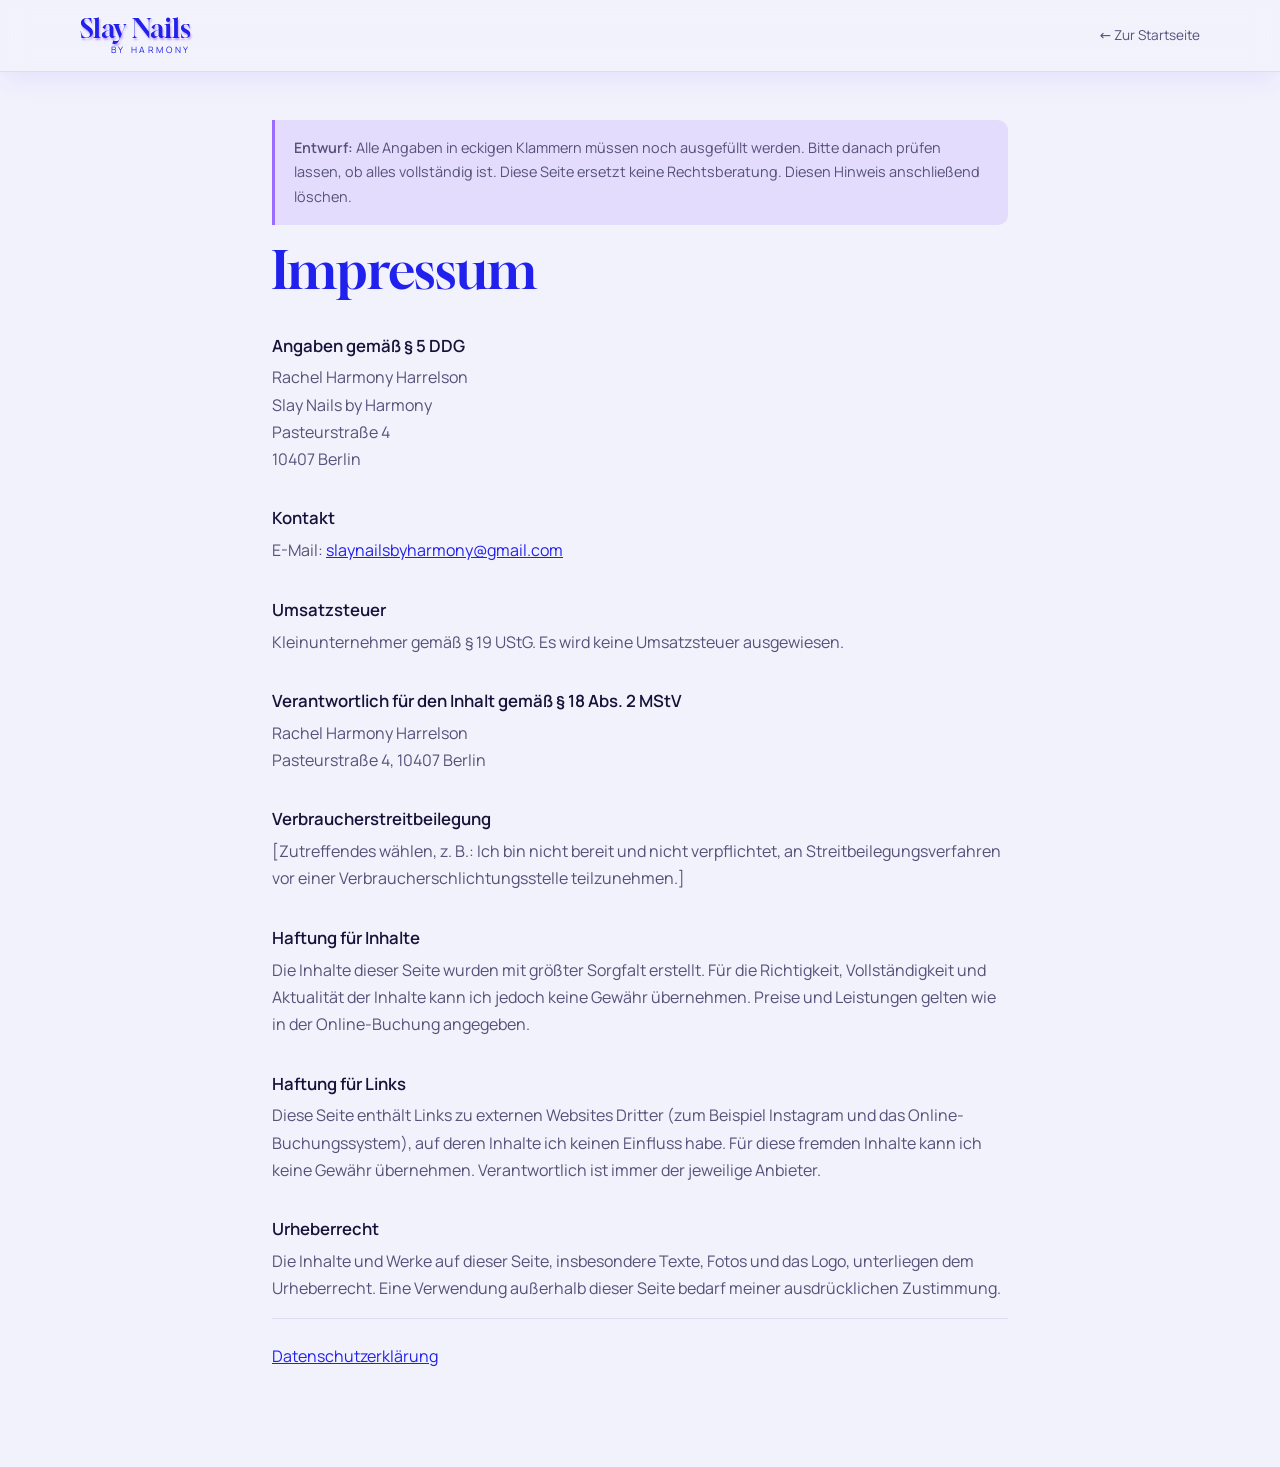
<file: impressum.html>
<!DOCTYPE html>
<html lang="de">
<head>
  <meta charset="UTF-8">
  <meta name="viewport" content="width=device-width, initial-scale=1.0, viewport-fit=cover">
  <meta name="theme-color" content="#3333ff">
  <title>Impressum – Slay Nails by Harmony</title>
  <link rel="icon" type="image/png" href="images/favicon.png">
  <link rel="apple-touch-icon" href="images/apple-touch-icon.png">
  <link rel="stylesheet" href="css/fonts.css">
  <link rel="stylesheet" href="css/style.css">
</head>
<body class="legal-page">

  <header class="header is-scrolled">
    <div class="container header__inner">
      <a href="index.html" class="logo">Slay Nails<small>by Harmony</small></a>
      <a href="index.html" class="legal-back">← Zur Startseite</a>
    </div>
  </header>

  <main class="legal">
    <div class="container legal__inner">
      <p class="legal__draft"><strong>Entwurf:</strong> Alle Angaben in eckigen Klammern müssen noch ausgefüllt werden. Bitte danach prüfen lassen, ob alles vollständig ist. Diese Seite ersetzt keine Rechtsberatung. Diesen Hinweis anschließend löschen.</p>

      <h1>Impressum</h1>

      <h2>Angaben gemäß § 5 DDG</h2>
      <p>
        Rachel Harmony Harrelson<br>
        Slay Nails by Harmony<br>
        Pasteurstraße 4<br>
        10407 Berlin
      </p>

      <h2>Kontakt</h2>
      <p>
        E-Mail: <a href="mailto:slaynailsbyharmony@gmail.com">slaynailsbyharmony@gmail.com</a>
      </p>

      <h2>Umsatzsteuer</h2>
      <p>Kleinunternehmer gemäß § 19 UStG. Es wird keine Umsatzsteuer ausgewiesen.</p>

      <h2>Verantwortlich für den Inhalt gemäß § 18 Abs. 2 MStV</h2>
      <p>Rachel Harmony Harrelson<br>Pasteurstraße 4, 10407 Berlin</p>

      <h2>Verbraucherstreitbeilegung</h2>
      <p>[Zutreffendes wählen, z. B.: Ich bin nicht bereit und nicht verpflichtet, an Streitbeilegungsverfahren vor einer Verbraucherschlichtungsstelle teilzunehmen.]</p>

      <h2>Haftung für Inhalte</h2>
      <p>Die Inhalte dieser Seite wurden mit größter Sorgfalt erstellt. Für die Richtigkeit, Vollständigkeit und Aktualität der Inhalte kann ich jedoch keine Gewähr übernehmen. Preise und Leistungen gelten wie in der Online-Buchung angegeben.</p>

      <h2>Haftung für Links</h2>
      <p>Diese Seite enthält Links zu externen Websites Dritter (zum Beispiel Instagram und das Online-Buchungssystem), auf deren Inhalte ich keinen Einfluss habe. Für diese fremden Inhalte kann ich keine Gewähr übernehmen. Verantwortlich ist immer der jeweilige Anbieter.</p>

      <h2>Urheberrecht</h2>
      <p>Die Inhalte und Werke auf dieser Seite, insbesondere Texte, Fotos und das Logo, unterliegen dem Urheberrecht. Eine Verwendung außerhalb dieser Seite bedarf meiner ausdrücklichen Zustimmung.</p>

      <p class="legal__links"><a href="datenschutz.html">Datenschutzerklärung</a></p>
    </div>
  </main>

</body>
</html>
</file>
<file: css/fonts.css>
﻿/* Schriften lokal eingebunden (keine Verbindung zu Google-Servern) */
@font-face {
  font-family: 'Gloock';
  font-style: normal;
  font-weight: 400;
  font-display: swap;
  src: url('../fonts/gloock-latin-ext.woff2') format('woff2');
  unicode-range: U+0100-02BA, U+02BD-02C5, U+02C7-02CC, U+02CE-02D7, U+02DD-02FF, U+0304, U+0308, U+0329, U+1D00-1DBF, U+1E00-1E9F, U+1EF2-1EFF, U+2020, U+20A0-20AB, U+20AD-20C4, U+2113, U+2C60-2C7F, U+A720-A7FF;
}
@font-face {
  font-family: 'Gloock';
  font-style: normal;
  font-weight: 400;
  font-display: swap;
  src: url('../fonts/gloock-latin.woff2') format('woff2');
  unicode-range: U+0000-00FF, U+0131, U+0152-0153, U+02BB-02BC, U+02C6, U+02DA, U+02DC, U+0304, U+0308, U+0329, U+2000-206F, U+20AC, U+2122, U+2191, U+2193, U+2212, U+2215, U+FEFF, U+FFFD;
}
@font-face {
  font-family: 'Manrope';
  font-style: normal;
  font-weight: 300 600;
  font-display: swap;
  src: url('../fonts/manrope-latin-ext.woff2') format('woff2');
  unicode-range: U+0100-02BA, U+02BD-02C5, U+02C7-02CC, U+02CE-02D7, U+02DD-02FF, U+0304, U+0308, U+0329, U+1D00-1DBF, U+1E00-1E9F, U+1EF2-1EFF, U+2020, U+20A0-20AB, U+20AD-20C4, U+2113, U+2C60-2C7F, U+A720-A7FF;
}
@font-face {
  font-family: 'Manrope';
  font-style: normal;
  font-weight: 300 600;
  font-display: swap;
  src: url('../fonts/manrope-latin.woff2') format('woff2');
  unicode-range: U+0000-00FF, U+0131, U+0152-0153, U+02BB-02BC, U+02C6, U+02DA, U+02DC, U+0304, U+0308, U+0329, U+2000-206F, U+20AC, U+2122, U+2191, U+2193, U+2212, U+2215, U+FEFF, U+FFFD;
}
</file>
<file: css/style.css>
﻿/* ===== Slaynails – Minimal & Clean ===== */

:root {
  --bg: #f0ecff;
  --bg-tint: #e6e0ff;
  --text: #15133a;
  --muted: #666488;
  --line: #d9d2fb;
  --blue: #3333ff;        /* Logo-Blau */
  --accent: #9b6dff;      /* Logo-Lila */
  --dark: #3333ff;
  --serif: "Gloock", Georgia, serif;

  --font: "Manrope", system-ui, -apple-system, "Segoe UI", sans-serif;
  --container: 1120px;
  --radius: 2px;
  --header-h: 72px;
}

*,
*::before,
*::after { box-sizing: border-box; }

html { scroll-behavior: smooth; scroll-padding-top: var(--header-h); }

body {
  margin: 0;
  font-family: var(--font);
  font-weight: 400;
  font-size: 16px;
  line-height: 1.7;
  color: var(--text);
  background: var(--bg);
  -webkit-font-smoothing: antialiased;
}

img { max-width: 100%; display: block; }
a { color: inherit; }

h1, h2, h3 { font-weight: 300; line-height: 1.15; margin: 0 0 .5em; letter-spacing: -.02em; }
h1, h2 { font-family: var(--serif); font-weight: 400; letter-spacing: 0; }
h1 { font-size: clamp(3.4rem, 9vw, 7rem); }
h1 small {
  display: block;
  margin-top: .6rem;
  font-family: var(--font);
  font-size: clamp(.9rem, 1.8vw, 1.3rem);
  font-weight: 400;
  letter-spacing: .35em;
  text-transform: uppercase;
}
h2 { font-size: clamp(2rem, 4vw, 2.8rem); }
h3 { font-size: 1rem; font-weight: 600; letter-spacing: .08em; text-transform: uppercase; }

.container { width: min(var(--container), 100% - 48px); margin-inline: auto; }

.eyebrow {
  margin: 0 0 1rem;
  font-size: .75rem;
  font-weight: 600;
  letter-spacing: .2em;
  text-transform: uppercase;
  color: var(--accent);
}

/* ===== Buttons ===== */
.btn {
  display: inline-block;
  padding: .95rem 1.9rem;
  font: inherit;
  font-size: .8rem;
  font-weight: 600;
  letter-spacing: .14em;
  text-transform: uppercase;
  text-decoration: none;
  color: #fff;
  background: var(--text);
  border: 1px solid var(--text);
  border-radius: var(--radius);
  cursor: pointer;
  transition: background .25s, color .25s, border-color .25s;
}
.btn:hover { background: transparent; color: var(--text); }

.btn--small { padding: .65rem 1.2rem; font-size: .72rem; }

.btn--ghost { background: transparent; color: var(--text); }
.btn--ghost:hover { background: var(--text); color: #fff; }

.btn { background: var(--blue); border-color: var(--blue); }
.btn:hover { color: var(--blue); }
.btn--ghost { color: var(--blue); }
.btn--ghost:hover { background: var(--blue); }
.btn--light { background: #fff; color: var(--blue); border-color: #fff; }
.btn--light:hover { background: transparent; color: #fff; }

.btn--outline-light { background: transparent; color: #fff; border-color: rgba(255,255,255,.5); }
.btn--outline-light:hover { background: #fff; color: var(--blue); border-color: #fff; }

/* ===== Header ===== */
.header {
  position: fixed;
  inset: 0 0 auto 0;
  height: var(--header-h);
  z-index: 100;
  background: rgba(240,236,255,.85);
  backdrop-filter: blur(10px);
  border-bottom: 1px solid transparent;
  transition: border-color .3s;
}
.header.is-scrolled { border-bottom-color: var(--line); }

.header__inner { height: 100%; display: flex; align-items: center; justify-content: space-between; }

.logo {
  font-family: var(--serif);
  font-size: 1.6rem;
  line-height: 1;
  color: var(--blue);
  text-decoration: none;
}
.logo small {
  display: block;
  margin-top: .25rem;
  font-family: var(--font);
  font-size: .55rem;
  letter-spacing: .3em;
  text-transform: uppercase;
  text-align: right;
}

.nav { display: flex; align-items: center; gap: 2.2rem; }
.nav a:not(.btn) {
  font-size: .85rem;
  text-decoration: none;
  color: var(--muted);
  transition: color .2s;
}
.nav a:not(.btn) { position: relative; padding: .35rem 0; }
.nav a:not(.btn)::after {
  content: "";
  position: absolute;
  left: 0; right: 0; bottom: 0;
  height: 2px;
  background: var(--blue);
  transform: scaleX(0);
  transform-origin: left;
  transition: transform .25s ease;
}
.nav a:not(.btn):hover { color: var(--blue); }
.nav a:not(.btn):hover::after,
.nav a:not(.btn):focus-visible::after { transform: scaleX(1); }

.nav-toggle {
  display: none;
  width: 32px; height: 32px;
  padding: 0;
  background: none;
  border: 0;
  cursor: pointer;
  position: relative;
}
.nav-toggle span {
  position: absolute; left: 4px; right: 4px;
  height: 1.5px;
  background: var(--text);
  transition: transform .3s, top .3s;
}
.nav-toggle span:nth-child(1) { top: 12px; }
.nav-toggle span:nth-child(2) { top: 19px; }
.nav-toggle[aria-expanded="true"] span:nth-child(1) { top: 15px; transform: rotate(45deg); }
.nav-toggle[aria-expanded="true"] span:nth-child(2) { top: 15px; transform: rotate(-45deg); }

/* ===== Sprachumschalter ===== */
.lang {
  display: flex;
  align-items: center;
  gap: .4rem;
  margin-left: 1.8rem;
  font-size: .75rem;
  letter-spacing: .1em;
  color: var(--line);
}
.lang__btn {
  padding: .2rem .1rem;
  font: inherit;
  font-weight: 600;
  color: var(--muted);
  background: none;
  border: 0;
  border-bottom: 1.5px solid transparent;
  cursor: pointer;
  transition: color .2s, border-color .2s;
}
.lang__btn:hover { color: var(--blue); }
.lang__btn.is-active { color: var(--blue); border-bottom-color: var(--blue); }

/* ===== Hero ===== */
.hero {
  min-height: 100vh;
  display: flex;
  align-items: center;
  padding-top: var(--header-h);
  position: relative;
  color: #f6f3ff;
  background:
    radial-gradient(ellipse at 85% 20%, rgba(190,165,255,.6) 0%, transparent 60%),
    linear-gradient(165deg, #4040ff 0%, #6b58ff 60%, #8f78ff 100%);
}
/* weicher Übergang von Blau in den hellen Seitenhintergrund */
.hero::after {
  content: "";
  position: absolute;
  inset: auto 0 0 0;
  height: 180px;
  background: linear-gradient(to bottom, rgba(240,236,255,0), var(--bg));
  pointer-events: none;
}
.hero__inner { position: relative; z-index: 1; padding-bottom: 6rem; }
.hero .eyebrow { color: #cdbbff; }
.hero__text { max-width: 30rem; font-size: 1.1rem; color: rgba(255,255,255,.8); margin: 0 0 2.5rem; }
.hero__actions { display: flex; flex-wrap: wrap; gap: 1rem; }

/* ===== Sections ===== */
.section { padding: clamp(5rem, 10vw, 8rem) 0; }
.section--tint { background: var(--bg-tint); }
.section__head { margin-bottom: 3.5rem; }

/* ===== Preise ===== */
.prices {
  display: grid;
  grid-template-columns: repeat(2, 1fr);
  gap: 3.5rem 5rem;
}
/* Auf breiten Bildschirmen stehen alle vier Gruppen nebeneinander, damit die ganze Preisliste in einem Bild passt */
@media (min-width: 1000px) {
  #leistungen { padding: 4.5rem 0 3rem; min-height: calc(100vh - var(--header-h)); display: flex; align-items: center; }
  #leistungen .section__head { margin-bottom: 2rem; }
  #leistungen .filters { margin-bottom: 2rem; }
  .prices { grid-template-columns: repeat(4, 1fr); gap: 2rem 2.5rem; }
  .price-group li { flex-wrap: wrap; gap: .1rem .6rem; }
  .price-group li .dots { display: none; }
  .price-group li span:first-child { flex: 1; }
  #leistungen .note { margin-top: 2rem; }
}

.price-group h3 { padding-bottom: 1rem; margin-bottom: 1rem; border-bottom: 1px solid var(--line); }
.price-group ul { list-style: none; margin: 0; padding: 0; }
.price-group li { display: flex; align-items: baseline; gap: .75rem; padding: .45rem 0; }
.price-group li span:last-child { font-weight: 500; white-space: nowrap; }
.dots { flex: 1; border-bottom: 1px dotted #b9b0ee; transform: translateY(-4px); }

.note { margin-top: 3rem; font-size: .8rem; color: var(--muted); }

/* ===== Kategorie-Filter ===== */
.filters { display: flex; flex-wrap: wrap; gap: .6rem; margin-bottom: 3rem; }
.filter {
  padding: .55rem 1.2rem;
  font: inherit;
  font-size: .75rem;
  font-weight: 600;
  letter-spacing: .12em;
  text-transform: uppercase;
  color: var(--muted);
  background: transparent;
  border: 1px solid var(--line);
  border-radius: 999px;
  cursor: pointer;
  transition: color .2s, background .2s, border-color .2s;
}
.filter:hover { color: var(--blue); border-color: var(--accent); }
.filter.is-active { color: #fff; background: var(--blue); border-color: var(--blue); }
.price-group[hidden] { display: none; }

/* ===== Platzhalter-Bilder ===== */
.ph {
  position: relative;
  display: flex;
  align-items: flex-end;
  padding: 1rem;
  color: rgba(0,0,0,.35);
  font-size: .72rem;
  letter-spacing: .15em;
  text-transform: uppercase;
}
.ph--1 { background: linear-gradient(160deg, #e9e4ff, #c9bcff); }
.ph--2 { background: linear-gradient(160deg, #f3f1ff, #dcd5ff); }
.ph--3 { background: linear-gradient(160deg, #dcd2ff, #b49cff); }
.ph--4 { background: linear-gradient(160deg, #ece9ff, #cfc8f5); }
.ph--5 { background: linear-gradient(160deg, #e4dcff, #bfaeff); }
.ph--6 { background: linear-gradient(160deg, #e8e6fa, #b9b4e6); }

/* ===== Galerie ===== */
.gallery {
  display: grid;
  grid-template-columns: repeat(3, 1fr);
  gap: 1rem;
}
.gallery__item {
  aspect-ratio: 4 / 5;
  width: 100%;
  object-fit: cover;
  border-radius: var(--radius);
  transition: opacity .3s;
}
.gallery__item:hover { opacity: .85; }
.gallery__more { margin-top: 2.5rem; text-align: center; color: var(--muted); font-size: .9rem; }
.gallery__more a { color: var(--text); }

/* ===== Über uns ===== */
.about {
  display: grid;
  grid-template-columns: 1fr 1fr;
  gap: clamp(3rem, 7vw, 6rem);
  align-items: center;
}
.about__image { aspect-ratio: 4 / 5; border-radius: var(--radius); }
.about__text p:not(.eyebrow) { color: var(--muted); max-width: 30rem; }

/* ===== Kontakt ===== */
.contact {
  display: grid;
  grid-template-columns: 1fr 1.2fr;
  gap: clamp(3rem, 7vw, 6rem);
}
.contact address { font-style: normal; margin-bottom: 1rem; }
.contact__info p a { text-decoration: none; border-bottom: 1px solid var(--line); }
.contact__info h3 { margin-top: 2.5rem; }

.hours { width: 100%; max-width: 22rem; border-collapse: collapse; font-size: .95rem; }
.hours td { padding: .5rem 0; border-bottom: 1px solid var(--line); }
.hours td:last-child { text-align: right; color: var(--muted); }
.hours tr.is-today td { font-weight: 600; color: var(--text); }
.hours tr.is-today td:first-child::after {
  content: attr(data-today);
  margin-left: .6rem;
  padding: .1rem .45rem;
  font-size: .65rem;
  font-weight: 600;
  letter-spacing: .1em;
  text-transform: uppercase;
  color: #fff;
  background: var(--accent);
  border-radius: 2px;
  vertical-align: middle;
}

.map {
  min-height: 420px;
  background: var(--bg-tint);
  border-radius: var(--radius);
  overflow: hidden;
  display: flex;
  align-items: center;
  justify-content: center;
}
.map iframe { width: 100%; height: 100%; min-height: 420px; border: 0; }
.map__consent { max-width: 18rem; text-align: center; padding: 2rem; }
.map__consent p { font-size: .85rem; color: var(--muted); margin-top: 0; }

/* ===== Footer ===== */
.footer { padding: 2.5rem 0; border-top: 1px solid var(--line); font-size: .8rem; color: var(--muted); }
.footer__inner { display: flex; justify-content: space-between; flex-wrap: wrap; gap: 1rem; }
.footer nav { display: flex; gap: 1.8rem; }
.footer a { text-decoration: none; }
.footer a:hover { color: var(--text); }

/* ===== Einblend-Animation ===== */
.reveal { opacity: 0; transform: translateY(16px); transition: opacity .8s ease, transform .8s ease; }
.reveal.is-visible { opacity: 1; transform: none; }

@media (prefers-reduced-motion: reduce) {
  html { scroll-behavior: auto; }
  .reveal { opacity: 1; transform: none; transition: none; }
}

/* ===== Responsive ===== */
@media (max-width: 860px) {
  .nav-toggle { display: block; }
  .lang { margin-left: auto; margin-right: 1rem; }
  .nav {
    position: fixed;
    top: var(--header-h); left: 0; right: 0;
    flex-direction: column;
    align-items: flex-start;
    gap: 1.4rem;
    padding: 2rem 24px 2.5rem;
    background: var(--bg);
    border-bottom: 1px solid var(--line);
    transform: translateY(-8px);
    opacity: 0;
    pointer-events: none;
    transition: opacity .25s, transform .25s;
  }
  .nav.is-open { opacity: 1; transform: none; pointer-events: auto; }
  .nav a:not(.btn) { font-size: 1.05rem; color: var(--text); }

  .prices, .about, .contact { grid-template-columns: 1fr; }
  .gallery { grid-template-columns: repeat(2, 1fr); }
}

@media (max-width: 480px) {
  .gallery { gap: .6rem; }
  .hero__actions .btn { width: 100%; text-align: center; }
}

/* =====================================================
   Feinschliff: weichere Bewegung & Details
   ===================================================== */
:root { --ease: cubic-bezier(.22, .61, .36, 1); --radius: 10px; }

::selection { background: var(--blue); color: #fff; }
:focus-visible { outline: 2px solid var(--blue); outline-offset: 3px; border-radius: 4px; }

body { animation: pageIn .6s var(--ease) both; }
@keyframes pageIn { from { opacity: 0; } }

/* Header */
.header { transition: box-shadow .3s, background .3s; }
.header.is-scrolled { box-shadow: 0 8px 28px rgba(51, 51, 255, .08); }
.nav a.is-active:not(.btn) { color: var(--blue); }
.nav a.is-active:not(.btn)::after { transform: scaleX(1); }

/* Hero: Einblenden + langsam treibende Lichtfläche */
.hero { overflow: hidden; }
.hero::before {
  content: "";
  position: absolute;
  top: -22vmax; right: -16vmax;
  width: 58vmax; height: 58vmax;
  background: radial-gradient(circle, rgba(205, 187, 255, .5), transparent 65%);
  filter: blur(30px);
  pointer-events: none;
  animation: drift 20s ease-in-out infinite alternate;
}
@keyframes drift { to { transform: translate(-10vmax, 8vmax) scale(1.15); } }

.hero__inner > * { opacity: 0; animation: rise .9s var(--ease) forwards; }
.hero__inner > :nth-child(1) { animation-delay: .15s; }
.hero__inner > :nth-child(2) { animation-delay: .3s; }
.hero__inner > :nth-child(3) { animation-delay: .5s; }
.hero__inner > :nth-child(4) { animation-delay: .7s; }
@keyframes rise { from { opacity: 0; transform: translateY(22px); } to { opacity: 1; transform: none; } }

/* Buttons */
.btn {
  transition: transform .3s var(--ease), box-shadow .3s var(--ease),
              background .25s, color .25s, border-color .25s;
}
.btn:hover { transform: translateY(-2px); box-shadow: 0 10px 24px rgba(51, 51, 255, .22); }
.btn:active { transform: translateY(0); box-shadow: none; }

/* Preise */
.price-group li { transition: transform .25s var(--ease), color .2s; }
.price-group li:hover { transform: translateX(4px); color: var(--blue); }
.price-group:not([hidden]) { animation: fadeUp .45s var(--ease); }
@keyframes fadeUp { from { opacity: 0; transform: translateY(10px); } }

/* Galerie */
.gallery__item { border-radius: 14px; transition: transform .45s var(--ease), box-shadow .45s var(--ease), opacity .8s var(--ease); }
.about__image { border-radius: 14px; }
.map { border-radius: 14px; }

/* Weiches Einblenden mit Staffelung */
.reveal {
  opacity: 0;
  transform: translateY(24px);
  transition: opacity .9s var(--ease) var(--d, 0s), transform .9s var(--ease) var(--d, 0s);
}
.reveal.is-visible { opacity: 1; transform: none; }
.gallery .gallery__item.is-visible:hover {
  transform: translateY(-6px);
  box-shadow: 0 18px 36px rgba(51, 51, 255, .18);
  opacity: 1;
}

@media (prefers-reduced-motion: reduce) {
  body, .hero::before, .hero__inner > *, .price-group { animation: none !important; }
  .hero__inner > * { opacity: 1; }
  .btn, .price-group li, .gallery__item { transition: none; }
}

/* =====================================================
   Weiche Farbverläufe zwischen den Abschnitten
   ===================================================== */
.section--tint {
  background: linear-gradient(to bottom,
    var(--bg) 0%, var(--bg-tint) 24%, var(--bg-tint) 76%, var(--bg) 100%);
}

/* sanfte Lichtflecken, damit die helle Fläche nicht flach wirkt */
#leistungen {
  background: radial-gradient(ellipse 60% 55% at 92% 10%, rgba(155, 109, 255, .13), transparent 70%);
}
#ueber {
  background: radial-gradient(ellipse 55% 60% at 5% 50%, rgba(155, 109, 255, .14), transparent 70%);
}
#kontakt {
  background:
    radial-gradient(ellipse 55% 50% at 95% 15%, rgba(155, 109, 255, .13), transparent 70%),
    linear-gradient(to bottom, transparent 70%, var(--bg-tint) 100%);
}

.footer {
  border-top: 0;
  background: linear-gradient(to bottom, var(--bg-tint), #ddd5ff);
}

/* =====================================================
   Handy-Optimierung
   ===================================================== */
html { -webkit-text-size-adjust: 100%; }
a, button { -webkit-tap-highlight-color: transparent; }
.address-link { text-decoration: none; }

/* Feste Buchen-Leiste: standardmäßig versteckt (Desktop) */
.book-bar { display: none; }

/* Touch-Geräte: keine hängenden Hover-Zustände nach dem Tippen */
@media (hover: none) {
  .btn:hover { transform: none; box-shadow: none; }
  .price-group li:hover { transform: none; color: inherit; }
  .gallery .gallery__item.is-visible:hover { transform: none; box-shadow: none; }
}

@media (max-width: 860px) {
  /* Höhe richtet sich nach der sichtbaren Fläche (Adressleiste am Handy) */
  .hero { min-height: 100vh; min-height: 100svh; }
  .section { padding: 4rem 0; }
  .section__head { margin-bottom: 2.2rem; }
  h2 { font-size: clamp(1.9rem, 8vw, 2.4rem); }

  /* Schwere Effekte im Startbereich sparen Akku */
  .hero::before { animation: none; filter: none; }

  /* Tippflächen mindestens 44 px */
  .lang { gap: .1rem; margin-right: .4rem; }
  .lang__btn { min-width: 44px; min-height: 44px; font-size: .8rem; }
  .nav-toggle { width: 44px; height: 44px; }
  .nav-toggle span { left: 10px; right: 10px; }
  .nav-toggle span:nth-child(1) { top: 16px; }
  .nav-toggle span:nth-child(2) { top: 26px; }
  .nav-toggle[aria-expanded="true"] span:nth-child(1),
  .nav-toggle[aria-expanded="true"] span:nth-child(2) { top: 21px; }

  .nav { gap: .2rem; padding-bottom: 2rem; }
  .nav a:not(.btn) { display: block; width: 100%; padding: .9rem 0; border-bottom: 1px solid var(--line); }
  .nav a:not(.btn)::after { display: none; }
  .nav a.is-active:not(.btn) { color: var(--blue); }
  .nav .btn { width: 100%; margin-top: 1rem; text-align: center; padding: 1.05rem 1.2rem; }

  .btn { padding: 1.05rem 1.6rem; min-height: 48px; }
  .btn--small { padding: .9rem 1.4rem; }

  /* Filter in einer Reihe zum Wischen statt mehrerer Zeilen */
  .filters {
    flex-wrap: nowrap;
    overflow-x: auto;
    margin-inline: -24px;
    padding: 0 24px .4rem;
    scrollbar-width: none;
    -webkit-overflow-scrolling: touch;
  }
  .filters::-webkit-scrollbar { display: none; }
  .filter { flex: 0 0 auto; min-height: 44px; padding: .7rem 1.2rem; }

  .price-group li { padding: .7rem 0; }

  .gallery__more a, .contact__info p a, .footer a { display: inline-block; padding: .6rem 0; }
  .contact__info p a { padding: .5rem 0; }
  .hours td { padding: .7rem 0; }
  .map, .map iframe { min-height: 320px; }

  .footer { padding-bottom: calc(6rem + env(safe-area-inset-bottom)); }
  .footer nav { gap: 1.4rem; }

  /* Feste Buchen-Leiste unten */
  .book-bar {
    display: block;
    position: fixed;
    left: 16px; right: 16px;
    bottom: calc(14px + env(safe-area-inset-bottom));
    z-index: 90;
    padding: 1.05rem 1.5rem;
    font-size: .8rem;
    font-weight: 600;
    letter-spacing: .14em;
    text-align: center;
    text-transform: uppercase;
    text-decoration: none;
    color: #fff;
    background: var(--blue);
    border-radius: 999px;
    box-shadow: 0 12px 30px rgba(51, 51, 255, .35);
    transform: translateY(160%);
    opacity: 0;
    pointer-events: none;
    transition: transform .4s var(--ease), opacity .3s;
  }
  .book-bar.is-shown { transform: none; opacity: 1; pointer-events: auto; }
}

@media (max-width: 380px) {
  .container { width: calc(100% - 36px); }
  .logo { font-size: 1.4rem; }
}

@media (max-width: 380px) {
  .filters { margin-inline: -18px; padding-inline: 18px; }
}

@media (max-width: 860px) {
  .footer a { padding: .8rem 0; }
  .logo { padding: .5rem 0; }
}

/* =====================================================
   Aufklappbare Leistungskarten
   ===================================================== */
.prices { align-items: start; }
.svc { border-bottom: 1px solid var(--line); }
.svc summary {
  display: flex;
  align-items: center;
  gap: .8rem;
  min-height: 48px;
  padding: .55rem 0;
  cursor: pointer;
  list-style: none;
  transition: color .2s;
}
.svc summary::-webkit-details-marker { display: none; }
.svc summary:hover, .svc[open] summary { color: var(--blue); }
.svc__name { flex: 1; }
.svc__price { font-weight: 600; white-space: nowrap; }
.svc__chev {
  flex: 0 0 auto;
  width: 8px; height: 8px;
  border-right: 1.5px solid currentColor;
  border-bottom: 1.5px solid currentColor;
  transform: rotate(45deg) translateY(-2px);
  transition: transform .3s var(--ease);
  opacity: .65;
}
.svc[open] .svc__chev { transform: rotate(-135deg) translateY(-2px); }
.svc__body { padding: .2rem 0 1.2rem; font-size: .92rem; line-height: 1.65; color: var(--muted); }
.svc[open] .svc__body { animation: fadeUp .35s var(--ease); }
.svc__body p { margin: 0 0 .7rem; }
.svc__dur {
  display: inline-flex;
  gap: .35rem;
  padding: .2rem .8rem;
  font-size: .75rem;
  font-weight: 600;
  letter-spacing: .06em;
  color: var(--blue);
  background: rgba(51, 51, 255, .08);
  border-radius: 999px;
}
.svc--important .svc__body p:last-child { padding-left: .9rem; border-left: 3px solid var(--accent); }
.note--warn { margin-top: .4rem; color: var(--text); font-weight: 500; }

@media (min-width: 1000px) {
  .svc summary { min-height: 44px; padding: .3rem 0; }
}

/* =====================================================
   Safer Space
   ===================================================== */
.safer__inner { max-width: 46rem; text-align: center; }
.safer__text { margin: 0 auto 2rem; max-width: 36rem; color: var(--muted); }
.safer__chips { display: flex; flex-wrap: wrap; justify-content: center; gap: .7rem; margin: 0; padding: 0; list-style: none; }
.safer__chips li {
  padding: .6rem 1.4rem;
  font-size: .8rem;
  font-weight: 600;
  letter-spacing: .14em;
  text-transform: uppercase;
  color: var(--blue);
  background: rgba(255, 255, 255, .45);
  border: 1px solid var(--accent);
  border-radius: 999px;
}

/* =====================================================
   Galerie-Vergrößerung
   ===================================================== */
.lightbox {
  inset: 0;
  margin: 0;
  width: 100vw; height: 100vh; height: 100dvh;
  max-width: none; max-height: none;
  padding: 0;
  border: 0;
  color: #fff;
  background: rgba(21, 19, 58, .94);
}
.lightbox[open] { display: flex; align-items: center; justify-content: center; animation: pageIn .25s var(--ease); }
.lightbox::backdrop { background: rgba(21, 19, 58, .7); }
.lightbox__img { max-width: 92vw; max-height: 80vh; max-height: 80dvh; object-fit: contain; border-radius: 12px; }
.lightbox__btn {
  position: absolute;
  display: grid;
  place-items: center;
  width: 48px; height: 48px;
  padding: 0 0 .15rem;
  font: inherit;
  font-size: 1.9rem;
  line-height: 1;
  color: #fff;
  background: rgba(255, 255, 255, .14);
  border: 0;
  border-radius: 50%;
  cursor: pointer;
  transition: background .2s;
}
.lightbox__btn:hover { background: rgba(255, 255, 255, .28); }
.lightbox__btn[hidden] { display: none; }
.lightbox__close { top: 16px; right: 16px; }
.lightbox__prev { left: 12px; top: 50%; transform: translateY(-50%); }
.lightbox__next { right: 12px; top: 50%; transform: translateY(-50%); }
.lightbox__count { position: absolute; bottom: 22px; left: 0; right: 0; margin: 0; text-align: center; font-size: .85rem; letter-spacing: .12em; opacity: .8; }
body:has(dialog[open]) { overflow: hidden; }

/* =====================================================
   Rechtliche Seiten (Impressum, Datenschutz)
   ===================================================== */
.legal-back { font-size: .85rem; color: var(--muted); text-decoration: none; padding: .8rem 0; }
.legal-back:hover { color: var(--blue); }
.legal { padding: calc(var(--header-h) + 3rem) 0 5rem; min-height: 100vh; }
.legal__inner { max-width: 46rem; }
.legal h1 { font-size: clamp(2.2rem, 6vw, 3.2rem); margin-bottom: 1.5rem; }
.legal h2 { margin: 2.2rem 0 .6rem; font-family: var(--font); font-size: 1.05rem; font-weight: 600; letter-spacing: 0; }
.legal p { margin: 0 0 1rem; color: var(--muted); }
.legal a { color: var(--blue); }
.legal__links { margin-top: 3rem; padding-top: 1.5rem; border-top: 1px solid var(--line); }
.legal__draft {
  margin: 0 0 2rem;
  padding: 1rem 1.2rem;
  font-size: .9rem;
  color: var(--text);
  background: rgba(155, 109, 255, .16);
  border-left: 3px solid var(--accent);
  border-radius: 0 10px 10px 0;
}

/* Preisliste auf Laptops: etwas kompakter, damit alles ohne Scrollen im Bild bleibt */
@media (min-width: 1000px) {
  #leistungen { padding: 3.5rem 0 2rem; }
  #leistungen .section__head { margin-bottom: 1.4rem; }
  #leistungen .filters { margin-bottom: 1.4rem; }
  #leistungen .note { margin-top: 1.2rem; }
  #leistungen .note--warn { margin-top: .3rem; }
}

/* =====================================================
   Lesbarkeit: Kontraste nach WCAG AA (mind. 4.5 : 1)
   ===================================================== */
:root { --muted: #55527a; --accent-text: #6535d8; }
.eyebrow { color: var(--accent-text); }
.hero .eyebrow { color: #fff; }
.hero__text { color: #fff; }
.hours tr.is-today td:first-child::after { background: var(--accent-text); }

/* =====================================================
   Startbereich: ganz leichtes Lila-Blau, Name in sattem Königsblau
   ===================================================== */
:root { --royal: #2121ee; }
.hero {
  color: var(--text);
  background:
    radial-gradient(ellipse 60% 55% at 88% 18%, rgba(155, 109, 255, .22), transparent 70%),
    linear-gradient(170deg, #dde2ff 0%, #e8e6ff 55%, var(--bg) 100%);
}
.hero::before { background: radial-gradient(circle, rgba(130, 150, 255, .28), transparent 65%); }
.hero::after { display: none; }
.hero h1 { color: var(--royal); }
.hero .eyebrow { color: var(--accent-text); }
.hero__text { color: var(--muted); }
.hero .btn--outline-light { color: var(--royal); background: transparent; border-color: var(--royal); }
.hero .btn--outline-light:hover { color: #fff; background: var(--royal); border-color: var(--royal); }

.logo { color: var(--royal); }

/* =====================================================
   Einheitlicher Stil: helles Lila-Blau, sattes Königsblau, keine Seiten-Verläufe
   ===================================================== */
:root {
  --blue: #2121ee;
  --bg: #ecebff;
  --bg-tint: #e0e0ff;
  --line: #d3d3fb;
}

/* Seitliche Lichtflecken entfernen */
.hero {
  background: linear-gradient(170deg, #dde2ff 0%, #e8e8ff 55%, var(--bg) 100%);
}
.hero::before { display: none; }
#leistungen, #ueber { background: none; }
#kontakt { background: linear-gradient(to bottom, transparent 70%, var(--bg-tint) 100%); }

.header { background: rgba(236, 235, 255, .85); }
h1, h2 { color: var(--royal); }
.footer { background: linear-gradient(to bottom, var(--bg-tint), #d4d6ff); }

/* =====================================================
   Kräftigere Überschriften (Logo-Look: Königsblau mit lila Versatz)
   ===================================================== */
h1, h2 {
  -webkit-text-stroke: .02em var(--royal);
  paint-order: stroke fill;
  text-shadow: .045em .045em 0 rgba(155, 109, 255, .38);
}
.hero h1 {
  font-size: clamp(3.9rem, 13vw, 9rem);
  -webkit-text-stroke: .025em var(--royal);
  text-shadow: .05em .05em 0 rgba(155, 109, 255, .5);
}
.hero h1 small {
  -webkit-text-stroke: 0;
  text-shadow: none;
  font-weight: 600;
}
.legal h1, .legal h2 { -webkit-text-stroke: 0; text-shadow: none; }
.legal h2 { color: var(--text); }

/* Strichstärke fein abgestimmt, damit die Buchstaben-Innenräume offen bleiben */
h1, h2 { -webkit-text-stroke: .008em var(--royal); }
.hero h1 { -webkit-text-stroke: .014em var(--royal); }
.legal h1, .legal h2 { -webkit-text-stroke: 0; }

/* Topleiste etwas durchsichtiger */
.header { background: rgba(236, 235, 255, .68); backdrop-filter: blur(14px); -webkit-backdrop-filter: blur(14px); }

.header { background: rgba(236, 235, 255, .78); }

/* Startbereich-Buttons: Farben getauscht (blau gefüllt, beim Darüberfahren weiß) */
.hero .btn--outline-light { color: #fff; background: var(--royal); border-color: var(--royal); }
.hero .btn--outline-light:hover { color: var(--royal); background: #fff; border-color: var(--royal); }

/* Buchen-Button in der Topleiste: am Desktop erst sichtbar, wenn der Button im Startbereich verschwunden ist.
   Der Platz bleibt reserviert, damit das Menü nicht springt. Auf dem Handy bleibt er im Menü immer da. */
@media (min-width: 861px) {
  .nav .nav__book {
    transition: opacity .3s ease, transform .3s var(--ease), visibility .3s,
                background .25s, color .25s, border-color .25s, box-shadow .3s var(--ease);
  }
  .nav .nav__book.is-hidden {
    opacity: 0;
    visibility: hidden;
    transform: translateY(-6px);
    pointer-events: none;
  }
}

/* =====================================================
   Weichere Übergänge
   ===================================================== */

/* Preiskarten: das Auf- und Zuklappen übernimmt JavaScript (sanftes Gleiten) */
.svc[open] .svc__body { animation: none; }
.svc.is-closing .svc__chev { transform: rotate(45deg) translateY(-2px); }
.svc.is-closing summary { color: inherit; }

/* Filter: Gruppen blenden kurz aus, bevor die Auswahl wechselt */
.price-group.is-leaving {
  opacity: 0 !important;
  transform: translateY(8px) !important;
  transition: opacity .2s ease, transform .2s ease !important;
}

/* Sprachwechsel: Inhalt blendet kurz aus und wieder ein */
main, .footer { transition: opacity .2s ease; }
body.is-switching main, body.is-switching .footer { opacity: 0; }

/* Fortschrittsbalken */
.progress {
  position: fixed;
  top: 0; left: 0; right: 0;
  height: 3px;
  z-index: 120;
  background: linear-gradient(90deg, var(--royal), var(--accent));
  transform: scaleX(0);
  transform-origin: left;
  pointer-events: none;
}

/* Weicher Wechsel zwischen Startseite und Impressum/Datenschutz (moderne Browser) */
@view-transition { navigation: auto; }
::view-transition-old(root), ::view-transition-new(root) { animation-duration: .3s; }
@supports (view-transition-name: none) {
  body { animation: none; }
  .header { view-transition-name: site-header; }
}

@media (prefers-reduced-motion: reduce) {
  main, .footer { transition: none; }
  .price-group.is-leaving { transition: none !important; }
  @view-transition { navigation: none; }
}

/* "BY HARMONY" sitzt wie im Logo rechts unter dem Namen */
.hero h1 { display: inline-block; }
.hero h1 small {
  display: block;
  margin-top: .2rem;
  padding-right: 6%;
  text-align: right;
}

.hero h1 small { margin-top: -.5rem; }

.hero h1 small { margin-top: clamp(-.5rem, -1vw, -.2rem); }

/* =====================================================
   3D-Überschrift im Startbereich
   ===================================================== */
.hero__title { perspective: 1000px; }
.hero h1 { -webkit-text-stroke: .01em var(--royal); }
.hero h1 small { text-shadow: none; }

/* Vorderseite etwas heller, damit sie sich von den dunkleren Seitenflächen abhebt */
.hero h1 { color: #3a3aff; -webkit-text-stroke-color: #3a3aff; }

/* Logo oben links im selben 3D-Look wie die große Überschrift (klein und dezent) */
.logo {
  color: #3a3aff;
  -webkit-text-stroke: .012em #3a3aff;
  paint-order: stroke fill;
  text-shadow:
    -.01em -.01em 0 rgba(255, 255, 255, .5),
    .012em .018em 0 #1818a8,
    .024em .036em 0 #16169a,
    .036em .054em 0 #13138b,
    .048em .072em 0 #11117d,
    .06em .09em 0 #0e0e6e,
    .08em .12em .06em rgba(20, 20, 120, .3);
}
.logo small {
  -webkit-text-stroke: 0;
  text-shadow: none;
  color: var(--royal);
}

/* Logo: feiner abgestimmt, damit die kleine Schrift lesbar bleibt */
.logo {
  -webkit-text-stroke: .005em #3a3aff;
  text-shadow:
    -.008em -.008em 0 rgba(255, 255, 255, .45),
    .012em .018em 0 #1a1aac,
    .024em .036em 0 #16169a,
    .036em .054em 0 #121283,
    .06em .09em .05em rgba(20, 20, 120, .28);
}

/* =====================================================
   Logo-Stil für Name und Logo: Königsblau, weißer Rand, lila Versatz
   ===================================================== */
.hero h1 {
  color: var(--royal);
  -webkit-text-stroke: .05em #fff;
  paint-order: stroke fill;
  text-shadow: .05em .05em 0 #9b6dff;
}
.hero h1 small { -webkit-text-stroke: 0; text-shadow: none; }

.logo {
  color: var(--royal);
  -webkit-text-stroke: .045em #fff;
  paint-order: stroke fill;
  text-shadow: .06em .06em 0 #9b6dff;
}
.logo small { -webkit-text-stroke: 0; text-shadow: none; }

/* Weicherer Schatten für Name und Logo */
.hero h1 { text-shadow: .045em .055em .09em rgba(155, 109, 255, .6); }
.logo { text-shadow: .05em .06em .08em rgba(155, 109, 255, .65); }
.hero h1 small, .logo small { text-shadow: none; }

/* =====================================================
   Preiskarten: blasse Umrandung beim Darüberfahren und im geöffneten Zustand
   ===================================================== */
.svc {
  margin-inline: -.9rem;
  padding-inline: .9rem;
  border-radius: 14px;
  transition: box-shadow .3s var(--ease), background-color .3s var(--ease), border-color .3s;
}
.svc:hover {
  border-bottom-color: transparent;
  background-color: rgba(255, 255, 255, .3);
  box-shadow: 0 0 0 1.5px rgba(120, 100, 255, .26);
}
.svc[open], .svc.is-closing {
  border-bottom-color: transparent;
  background-color: rgba(255, 255, 255, .4);
  box-shadow: 0 0 0 1.5px rgba(120, 100, 255, .4), 0 8px 24px rgba(90, 80, 255, .08);
}
.svc:active { box-shadow: 0 0 0 2px rgba(120, 100, 255, .5); }

/* Touch-Geräte: kein hängender Hover-Zustand nach dem Tippen */
@media (hover: none) {
  .svc:hover:not([open]):not(.is-closing) { background-color: transparent; box-shadow: none; border-bottom-color: var(--line); }
}

/* Rundung nur bei Hover/Geöffnet, damit die Trennlinien gerade bleiben */
.svc { border-radius: 0; transition: box-shadow .3s var(--ease), background-color .3s var(--ease), border-color .3s, border-radius .3s; }
.svc:hover, .svc[open], .svc.is-closing { border-radius: 14px; }
@media (hover: none) { .svc:hover:not([open]):not(.is-closing) { border-radius: 0; } }

/* Foto bei "Über mich" */
img.about__image {
  display: block;
  width: 100%;
  height: auto;
  aspect-ratio: 4 / 5;
  object-fit: cover;
  object-position: 50% 28%;   /* Gesicht und Hände bleiben im Ausschnitt */
  border-radius: 14px;
  box-shadow: 0 18px 44px rgba(33, 33, 238, .16);
}

/* Ganzes Foto zeigen, damit Gesicht UND Hände mit den Nägeln zu sehen sind */
img.about__image { aspect-ratio: 2 / 3; object-position: 50% 50%; }

/* Galerie-Fotos: Ausschnitt so wählen, dass die Nägel im Bild bleiben */
.gal--flammen { object-position: 50% 38%; }
.gal--chrom { object-position: 40% 32%; }
.gal--handschuhe { object-position: 80% 50%; }

@media (max-width: 860px) {
  /* Auf dem Handy: zwei Fotos nebeneinander, das Querformat-Foto darunter über die ganze Breite */
  .gallery .gal--handschuhe { grid-column: 1 / -1; aspect-ratio: 3 / 2; object-position: 50% 50%; }
}

/* Die Höhe richtet sich nach dem Seitenverhältnis, nicht nach der Pixelhöhe im Bild */
.gallery img.gallery__item { height: auto; }

/* =====================================================
   Überschrift im Startbereich: kräftiges Blau, dezenter lila Schatten
   ===================================================== */
.hero h1 {
  color: #1c1cf0;
  -webkit-text-stroke: .012em #1c1cf0;   /* etwas mehr Gewicht */
  paint-order: stroke fill;
  text-shadow: .035em .045em .05em rgba(155, 109, 255, .42);
}
.hero h1 small {
  color: var(--royal);
  -webkit-text-fill-color: var(--royal);
  -webkit-text-stroke: 0;
  text-shadow: none;
}

/* Hinweis "Keine Walk-ins" unter den Öffnungszeiten: größer und gut lesbar */
.note.note--walkin {
  margin-top: 1.1rem;
  max-width: 24rem;
  font-size: 1.05rem;
  font-weight: 500;
  line-height: 1.55;
  color: var(--text);
}

/* Walk-in-Hinweis: etwas dezenter */
.note.note--walkin {
  font-size: .95rem;
  font-weight: 400;
  color: #3e3c66;
}

/* =====================================================
   Keine Farbverläufe im Hintergrund: alle Flächen einfarbig
   ===================================================== */
.hero { background: #e1e4ff; }
.hero::before, .hero::after { display: none; }
.section--tint { background: var(--bg-tint); }
#leistungen, #ueber, #kontakt, #safer { background-image: none; }
#kontakt { background: none; }
.footer { background: var(--bg-tint); }

/* =====================================================
   Dezente weiche Übergänge zwischen den Abschnitten
   (nur an den Rändern, nur von oben nach unten, die Flächen selbst bleiben einfarbig)
   ===================================================== */
:root { --fade: 110px; }

.hero {
  background: linear-gradient(to bottom, #e1e4ff calc(100% - 150px), var(--bg) 100%);
}

#safer, .section--tint {
  background: linear-gradient(to bottom,
    var(--bg) 0, var(--bg-tint) var(--fade),
    var(--bg-tint) calc(100% - var(--fade)), var(--bg) 100%);
}

.footer {
  background: linear-gradient(to bottom, var(--bg) 0, var(--bg-tint) 120px);
}

@media (max-width: 860px) {
  :root { --fade: 70px; }
  .hero { background: linear-gradient(to bottom, #e1e4ff calc(100% - 100px), var(--bg) 100%); }
}

/* Preiskarten: Hintergrund wie die Seite (nur die blasse Umrandung bleibt) */
.svc:hover, .svc[open], .svc.is-closing { background-color: transparent; }

/* =====================================================
   Dezenteres Hintergrund-Blau auf der ganzen Seite (heller, weniger Farbe)
   ===================================================== */
:root {
  --bg: #f2f2fc;
  --bg-tint: #eaeaf8;
  --line: #dcdcf3;
}
.header { background: rgba(242, 242, 252, .78); }
.hero { background: linear-gradient(to bottom, #eaedfc calc(100% - 150px), var(--bg) 100%); }
@media (max-width: 860px) {
  .hero { background: linear-gradient(to bottom, #eaedfc calc(100% - 100px), var(--bg) 100%); }
}
</file>
